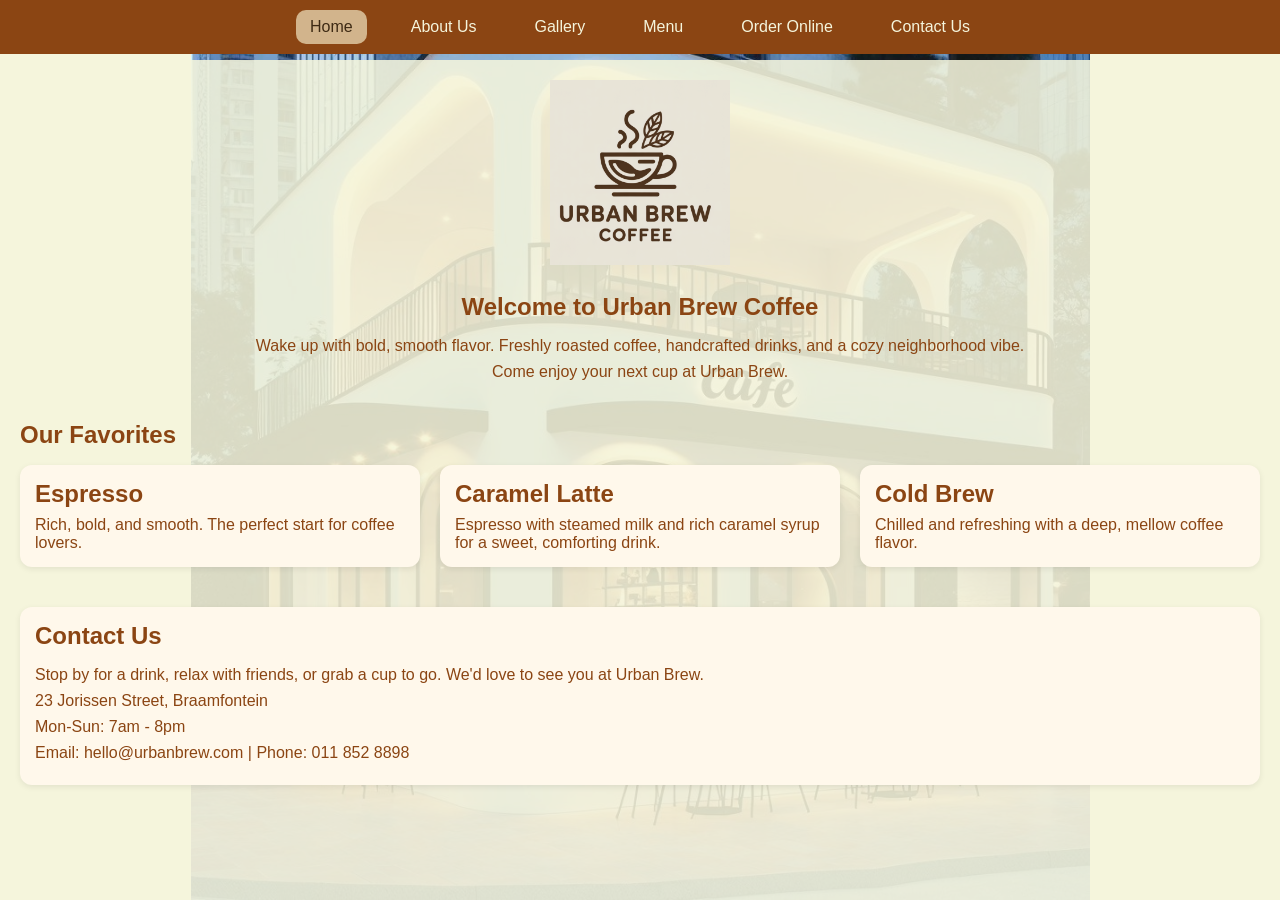
<file: index.html>
<!DOCTYPE html>
<html lang="en">
<head>
  <meta charset="UTF-8">
  <meta name="viewport" content="width=device-width, initial-scale=1.0">
  <title>Home - Urban Brew Coffee</title>
  <link rel="stylesheet" href="CSS/style.css">
</head>
<body class="home-page">
  <main>
    <div class="logo-container">
      <img src="Images/logo.png" alt="Urban Brew logo">
    </div>
    <h1>Welcome to Urban Brew Coffee</h1>
    <p class="text-center">Wake up with bold, smooth flavor. Freshly roasted coffee, handcrafted drinks, and a cozy neighborhood vibe.</p>
    <p class="text-center">Come enjoy your next cup at Urban Brew.</p>

    <section class="features" id="menu">
      <h2>Our Favorites</h2>
      <div class="features-grid">
        <article>
          <h3>Espresso</h3>
          <p>Rich, bold, and smooth. The perfect start for coffee lovers.</p>
        </article>
        <article>
          <h3>Caramel Latte</h3>
          <p>Espresso with steamed milk and rich caramel syrup for a sweet, comforting drink.</p>
        </article>
        <article>
          <h3>Cold Brew</h3>
          <p>Chilled and refreshing with a deep, mellow coffee flavor.</p>
        </article>
      </div>
    </section>

    <section class="visit" id="contact-us">
      <div class="visit-box">
        <h2>Contact Us</h2>
        <p>Stop by for a drink, relax with friends, or grab a cup to go. We'd love to see you at Urban Brew.</p>
        <p>23 Jorissen Street, Braamfontein</p>
        <p>Mon-Sun: 7am - 8pm</p>
        <p>Email: hello@urbanbrew.com | Phone: 011 852 8898</p>
      </div>
    </section>
  </main>

  <footer>
    <nav>
      <a href="index.html" class="active">Home</a>
      <a href="about.html">About Us</a>
      <a href="gallery.html">Gallery</a>
      <a href="menu.html">Menu</a>
      <a href="ordering.html">Order Online</a>
      <a href="contact.html">Contact Us</a>
    </nav>
  </footer>
  <script src="Java%20Script/page-transition.js"></script>
</body>
</html>
</file>
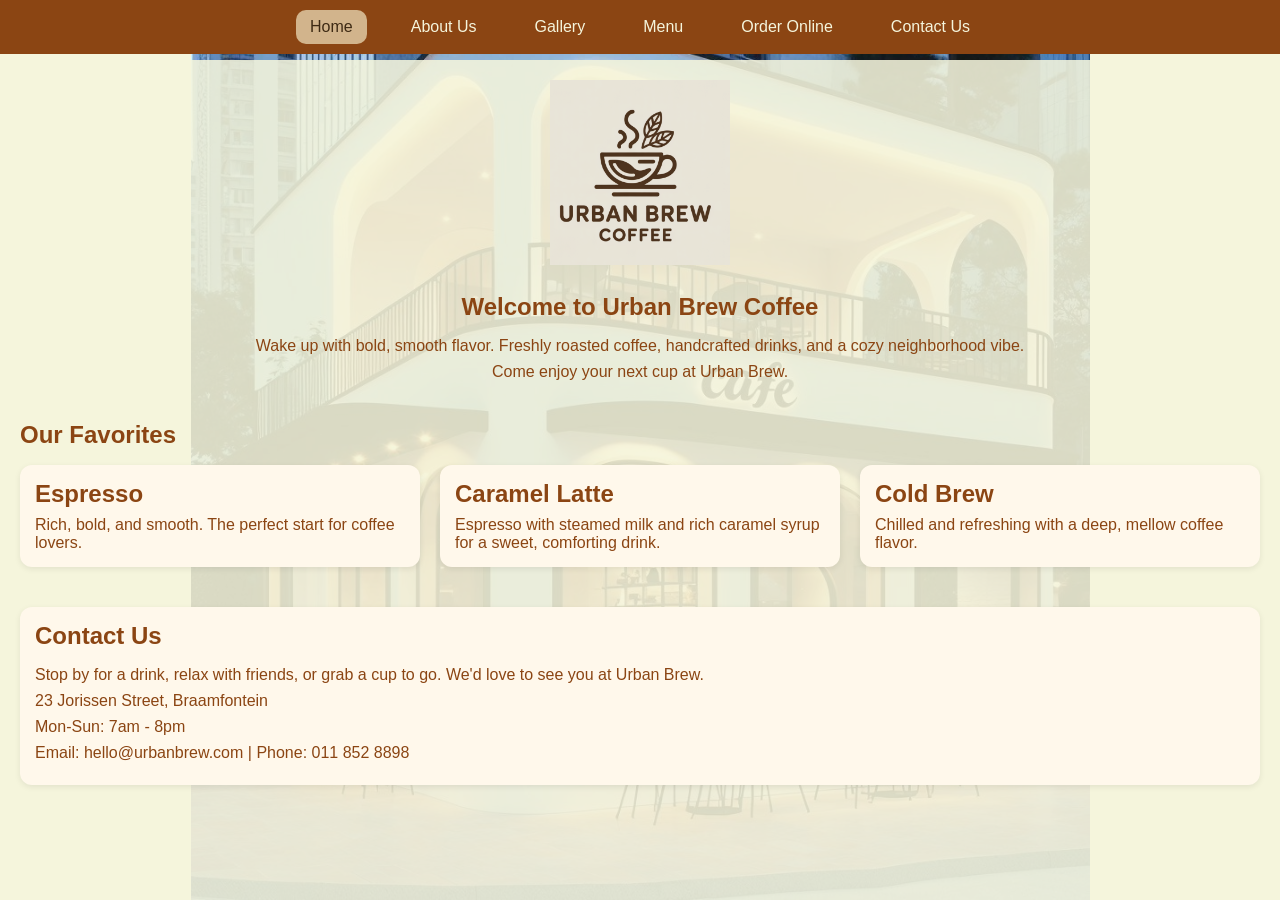
<file: Documents/index.html>
<!DOCTYPE html>
<html lang="en">
<head>
  <meta charset="UTF-8">
  <meta name="viewport" content="width=device-width, initial-scale=1.0">
  <title>Home - Urban Brew Coffee</title>
  <link rel="stylesheet" href="../CSS/style.css">
</head>
<body class="home-page">
  <main>
    <div class="logo-container">
      <img src="../Images/logo.png" alt="Urban Brew logo">
    </div>
    <h1>Welcome to Urban Brew Coffee</h1>
    <p class="text-center">Wake up with bold, smooth flavor. Freshly roasted coffee, handcrafted drinks, and a cozy neighborhood vibe.</p>
    <p class="text-center">Come enjoy your next cup at Urban Brew.</p>

    <section class="features" id="menu">
      <h2>Our Favorites</h2>
      <div class="features-grid">
        <article>
          <h3>Espresso</h3>
          <p>Rich, bold, and smooth. The perfect start for coffee lovers.</p>
        </article>
        <article>
          <h3>Caramel Latte</h3>
          <p>Espresso with steamed milk and rich caramel syrup for a sweet, comforting drink.</p>
        </article>
        <article>
          <h3>Cold Brew</h3>
          <p>Chilled and refreshing with a deep, mellow coffee flavor.</p>
        </article>
      </div>
    </section>

    <section class="visit" id="contact-us">
      <div class="visit-box">
        <h2>Contact Us</h2>
        <p>Stop by for a drink, relax with friends, or grab a cup to go. We'd love to see you at Urban Brew.</p>
        <p>23 Jorissen Street, Braamfontein</p>
        <p>Mon-Sun: 7am - 8pm</p>
        <p>Email: hello@urbanbrew.com | Phone: 011 852 8898</p>
      </div>
    </section>
  </main>

  <footer>
    <nav>
      <a href="index.html" class="active">Home</a>
      <a href="about.html">About Us</a>
      <a href="gallery.html">Gallery</a>
      <a href="menu.html">Menu</a>
      <a href="ordering.html">Order Online</a>
      <a href="contact.html">Contact Us</a>
    </nav>
  </footer>
  <script src="../Java%20Script/page-transition.js"></script>
</body>
</html>
</file>
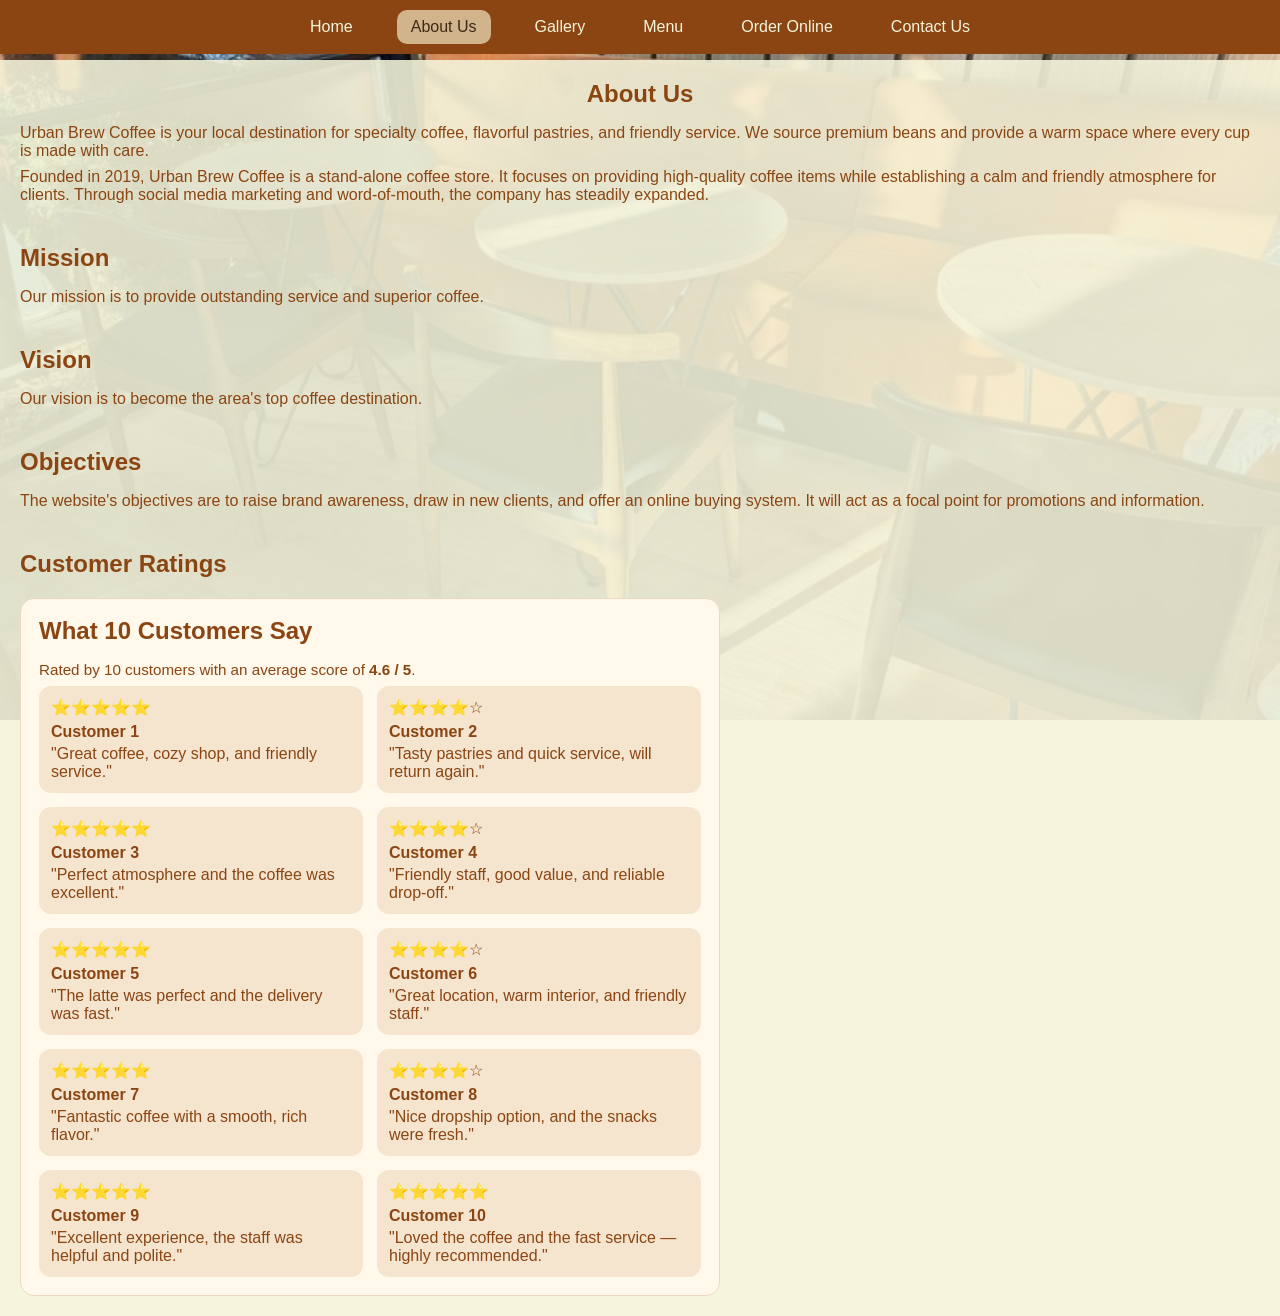
<file: about.html>
<!DOCTYPE html>
<html lang="en">
<head>
  <meta charset="UTF-8">
  <meta name="viewport" content="width=device-width, initial-scale=1.0">
  <title>About Us - Urban Brew Coffee</title>
  <link rel="stylesheet" href="CSS/style.css">
</head>
<body class="about-page">
  <main>
    <h1>About Us</h1>
    <p>Urban Brew Coffee is your local destination for specialty coffee, flavorful pastries, and friendly service. We source premium beans and provide a warm space where every cup is made with care.</p>
    <p>Founded in 2019, Urban Brew Coffee is a stand-alone coffee store. It focuses on providing high-quality coffee items while establishing a calm and friendly atmosphere for clients. Through social media marketing and word-of-mouth, the company has steadily expanded.</p>

    <h2>Mission</h2>
    <p>Our mission is to provide outstanding service and superior coffee.</p>

    <h2>Vision</h2>
    <p>Our vision is to become the area's top coffee destination.</p>

    <h2>Objectives</h2>
    <p>The website's objectives are to raise brand awareness, draw in new clients, and offer an online buying system. It will act as a focal point for promotions and information.</p>

    <h2>Customer Ratings</h2>
    <div class="ratings-container">
      <h2 style="margin-top: 0;">What 10 Customers Say</h2>
      <p class="ratings-summary">Rated by 10 customers with an average score of <strong>4.6 / 5</strong>.</p>
      <div class="ratings-grid">
        <div class="rating-card">
          <div class="rating-stars">⭐⭐⭐⭐⭐</div>
          <p>Customer 1</p>
          <p>"Great coffee, cozy shop, and friendly service."</p>
        </div>
        <div class="rating-card">
          <div class="rating-stars">⭐⭐⭐⭐☆</div>
          <p>Customer 2</p>
          <p>"Tasty pastries and quick service, will return again."</p>
        </div>
        <div class="rating-card">
          <div class="rating-stars">⭐⭐⭐⭐⭐</div>
          <p>Customer 3</p>
          <p>"Perfect atmosphere and the coffee was excellent."</p>
        </div>
        <div class="rating-card">
          <div class="rating-stars">⭐⭐⭐⭐☆</div>
          <p>Customer 4</p>
          <p>"Friendly staff, good value, and reliable drop-off."</p>
        </div>
        <div class="rating-card">
          <div class="rating-stars">⭐⭐⭐⭐⭐</div>
          <p>Customer 5</p>
          <p>"The latte was perfect and the delivery was fast."</p>
        </div>
        <div class="rating-card">
          <div class="rating-stars">⭐⭐⭐⭐☆</div>
          <p>Customer 6</p>
          <p>"Great location, warm interior, and friendly staff."</p>
        </div>
        <div class="rating-card">
          <div class="rating-stars">⭐⭐⭐⭐⭐</div>
          <p>Customer 7</p>
          <p>"Fantastic coffee with a smooth, rich flavor."</p>
        </div>
        <div class="rating-card">
          <div class="rating-stars">⭐⭐⭐⭐☆</div>
          <p>Customer 8</p>
          <p>"Nice dropship option, and the snacks were fresh."</p>
        </div>
        <div class="rating-card">
          <div class="rating-stars">⭐⭐⭐⭐⭐</div>
          <p>Customer 9</p>
          <p>"Excellent experience, the staff was helpful and polite."</p>
        </div>
        <div class="rating-card">
          <div class="rating-stars">⭐⭐⭐⭐⭐</div>
          <p>Customer 10</p>
          <p>"Loved the coffee and the fast service — highly recommended."</p>
        </div>
      </div>
    </div>
  </main>

  <footer>
    <nav>
      <a href="index.html">Home</a>
      <a href="about.html" class="active">About Us</a>
      <a href="gallery.html">Gallery</a>
      <a href="menu.html">Menu</a>
      <a href="ordering.html">Order Online</a>
      <a href="contact.html">Contact Us</a>
    </nav>
  </footer>
  <script src="Java%20Script/page-transition.js"></script>
</body>
</html>
</file>
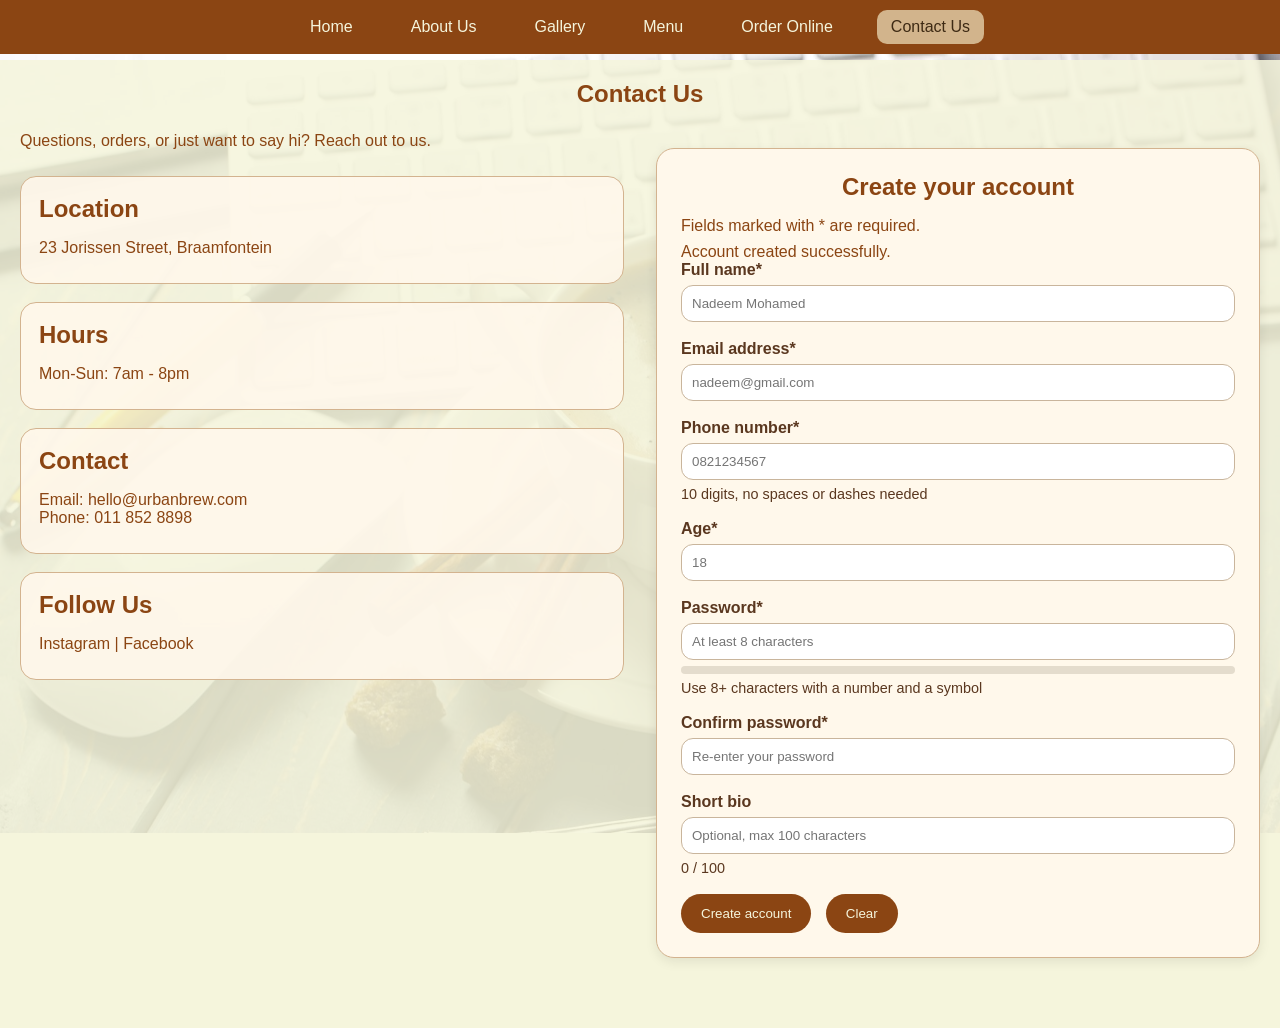
<file: contact.html>
<!DOCTYPE html>
<html lang="en">
<head>
  <meta charset="UTF-8">
  <meta name="viewport" content="width=device-width, initial-scale=1.0">
  <title>Contact Us - Urban Brew Coffee</title>
  <link rel="stylesheet" href="CSS/style.css">
</head>
<body class="contact-page">
  <main>
    <h1>Contact Us</h1>
    <div class="contact-layout">
      <div class="contact-info">
        <p>Questions, orders, or just want to say hi? Reach out to us.</p>
        <div class="contact-section">
          <h2>Location</h2>
          <p>23 Jorissen Street, Braamfontein</p>
        </div>
        <div class="contact-section">
          <h2>Hours</h2>
          <p>Mon-Sun: 7am - 8pm</p>
        </div>
        <div class="contact-section">
          <h2>Contact</h2>
          <p>Email: hello@urbanbrew.com<br>Phone: 011 852 8898</p>
        </div>
        <div class="contact-section">
          <h2>Follow Us</h2>
          <p>Instagram | Facebook</p>
        </div>
      </div>
      <div class="contact-map">
        <iframe src="https://www.google.com/maps/embed?pb=!1m18!1m12!1m3!1d3580.5169165773587!2d28.033932376476827!3d-26.192694872103577!2m3!1f0!2f0!3f0!3m2!1i1024!2i768!4f13.1!3m3!1m2!1s0x1e950c1bb2ad5483%3A0xffc2ed86c651c235!2s23%20Jorissen%20St%2C%20Braamfontein%2C%20Johannesburg%2C%202017!5e0!3m2!1sen!2sza!4v1718721600000" width="100%" height="250" style="border:0;" allowfullscreen="" loading="lazy" referrerpolicy="no-referrer-when-downgrade"></iframe>
      </div>
      <div class="contact-form">
        <div class="card">
  <h1>Create your account</h1>
  <p class="subtitle">Fields marked with * are required.</p>
 
  <div class="banner success" id="successBanner">
     Account created successfully.
  </div>
 
  <form id="signupForm" novalidate>
 
    <div class="field">
      <label for="fullName">Full name<span class="req">*</span></label>
      <input type="text" id="fullName" name="fullName" autocomplete="name" placeholder="Nadeem Mohamed">
      <div class="error-msg" id="fullNameError"></div>
    </div>
 
    <div class="field">
      <label for="email">Email address<span class="req">*</span></label>
      <input type="text" id="email" name="email" autocomplete="email" placeholder="nadeem@gmail.com">
      <div class="error-msg" id="emailError"></div>
    </div>
 
    <div class="field">
      <label for="phone">Phone number<span class="req">*</span></label>
      <input type="text" id="phone" name="phone" autocomplete="tel" placeholder="0821234567">
      <div class="hint">10 digits, no spaces or dashes needed</div>
      <div class="error-msg" id="phoneError"></div>
    </div>
 
    <div class="field">
      <label for="age">Age<span class="req">*</span></label>
      <input type="text" id="age" name="age" placeholder="18">
      <div class="error-msg" id="ageError"></div>
    </div>
 
    <div class="field">
      <label for="password">Password<span class="req">*</span></label>
      <input type="password" id="password" name="password" autocomplete="new-password" placeholder="At least 8 characters">
      <div class="password-strength"><div class="password-strength-fill" id="strengthFill"></div></div>
      <div class="hint" id="strengthLabel">Use 8+ characters with a number and a symbol</div>
      <div class="error-msg" id="passwordError"></div>
    </div>
 
    <div class="field">
      <label for="confirmPassword">Confirm password<span class="req">*</span></label>
      <input type="password" id="confirmPassword" name="confirmPassword" autocomplete="new-password" placeholder="Re-enter your password">
      <div class="error-msg" id="confirmPasswordError"></div>
    </div>
 
    <div class="field">
      <label for="bio">Short bio</label>
      <input type="text" id="bio" name="bio" placeholder="Optional, max 100 characters">
      <div class="char-count" id="bioCount">0 / 100</div>
      <div class="error-msg" id="bioError"></div>
    </div>
 
    <button type="submit">Create account</button> <button type="reset">Clear</button>
  </form>
        </div>
      </div>
    </div>
 
<script>
(function () {
  const form = document.getElementById('signupForm');
  const successBanner = document.getElementById('successBanner');
 
  const fields = {
    fullName: { el: document.getElementById('fullName'), errEl: document.getElementById('fullNameError') },
    email: { el: document.getElementById('email'), errEl: document.getElementById('emailError') },
    phone: { el: document.getElementById('phone'), errEl: document.getElementById('phoneError') },
    age: { el: document.getElementById('age'), errEl: document.getElementById('ageError') },
    password: { el: document.getElementById('password'), errEl: document.getElementById('passwordError') },
    confirmPassword: { el: document.getElementById('confirmPassword'), errEl: document.getElementById('confirmPasswordError') },
    bio: { el: document.getElementById('bio'), errEl: document.getElementById('bioError') }
  };
 
  function setError(field, message) {
    field.el.classList.add('error');
    field.el.classList.remove('success');
    field.errEl.textContent = '⚠ ' + message;
    field.errEl.classList.add('show');
  }
 
  function setSuccess(field) {
    field.el.classList.remove('error');
    field.el.classList.add('success');
    field.errEl.classList.remove('show');
    field.errEl.textContent = '';
  }
 
  function clearState(field) {
    field.el.classList.remove('error', 'success');
    field.errEl.classList.remove('show');
    field.errEl.textContent = '';
  }
 
  // ---- Individual validators, each returns true/false ----
 
  function validateFullName(showState = true) {
    const value = fields.fullName.el.value.trim();
    if (value.length === 0) {
      if (showState) setError(fields.fullName, 'Full name is required.');
      return false;
    }
    if (value.length < 2) {
      if (showState) setError(fields.fullName, 'Name must be at least 2 characters.');
      return false;
    }
    if (!/^[A-Za-z\s'-]+$/.test(value)) {
      if (showState) setError(fields.fullName, 'Name can only contain letters, spaces, hyphens, and apostrophes.');
      return false;
    }
    if (showState) setSuccess(fields.fullName);
    return true;
  }
 
  function validateEmail(showState = true) {
    const value = fields.email.el.value.trim();
    const pattern = /^[^\s@]+@[^\s@]+\.[^\s@]+$/;
    if (value.length === 0) {
      if (showState) setError(fields.email, 'Email address is required.');
      return false;
    }
    if (!pattern.test(value)) {
      if (showState) setError(fields.email, 'Enter a valid email address (e.g. name@example.com).');
      return false;
    }
    if (showState) setSuccess(fields.email);
    return true;
  }
 
  function validatePhone(showState = true) {
    const raw = fields.phone.el.value.trim();
    const digitsOnly = raw.replace(/[\s-]/g, '');
    if (raw.length === 0) {
      if (showState) setError(fields.phone, 'Phone number is required.');
      return false;
    }
    if (!/^\d{10}$/.test(digitsOnly)) {
      if (showState) setError(fields.phone, 'Phone number must be exactly 10 digits.');
      return false;
    }
    if (showState) setSuccess(fields.phone);
    return true;
  }
 
  function validateAge(showState = true) {
    const value = fields.age.el.value.trim();
    if (value.length === 0) {
      if (showState) setError(fields.age, 'Age is required.');
      return false;
    }
    if (!/^\d+$/.test(value)) {
      if (showState) setError(fields.age, 'Age must be a whole number.');
      return false;
    }
    const num = parseInt(value, 10);
    if (num < 13) {
      if (showState) setError(fields.age, 'You must be at least 13 years old.');
      return false;
    }
    if (num > 120) {
      if (showState) setError(fields.age, 'Enter a realistic age.');
      return false;
    }
    if (showState) setSuccess(fields.age);
    return true;
  }
 
  function getPasswordStrength(value) {
    let score = 0;
    if (value.length >= 8) score++;
    if (value.length >= 12) score++;
    if (/[A-Z]/.test(value)) score++;
    if (/[0-9]/.test(value)) score++;
    if (/[^A-Za-z0-9]/.test(value)) score++;
    return score; // 0–5
  }
 
  function updateStrengthMeter() {
    const value = fields.password.el.value;
    const score = getPasswordStrength(value);
    const fill = document.getElementById('strengthFill');
    const label = document.getElementById('strengthLabel');
    const pct = (score / 5) * 100;
    fill.style.width = pct + '%';
 
    if (value.length === 0) {
      fill.style.background = '#d4d8de';
      label.textContent = 'Use 8+ characters with a number and a symbol';
      label.style.color = '';
    } else if (score <= 2) {
      fill.style.background = '#c0392b';
      label.textContent = 'Weak password';
      label.style.color = '#c0392b';
    } else if (score <= 3) {
      fill.style.background = '#e0a020';
      label.textContent = 'Fair password';
      label.style.color = '#e0a020';
    } else if (score === 4) {
      fill.style.background = '#2e75b6';
      label.textContent = 'Good password';
      label.style.color = '#2e75b6';
    } else {
      fill.style.background = '#2e7d4f';
      label.textContent = 'Strong password';
      label.style.color = '#2e7d4f';
    }
  }
 
  function validatePassword(showState = true) {
    const value = fields.password.el.value;
    if (value.length === 0) {
      if (showState) setError(fields.password, 'Password is required.');
      return false;
    }
    if (value.length < 8) {
      if (showState) setError(fields.password, 'Password must be at least 8 characters.');
      return false;
    }
    if (!/[0-9]/.test(value)) {
      if (showState) setError(fields.password, 'Password must include at least one number.');
      return false;
    }
    if (!/[^A-Za-z0-9]/.test(value)) {
      if (showState) setError(fields.password, 'Password must include at least one symbol.');
      return false;
    }
    if (showState) setSuccess(fields.password);
    return true;
  }
 
  function validateConfirmPassword(showState = true) {
    const value = fields.confirmPassword.el.value;
    const original = fields.password.el.value;
    if (value.length === 0) {
      if (showState) setError(fields.confirmPassword, 'Please confirm your password.');
      return false;
    }
    if (value !== original) {
      if (showState) setError(fields.confirmPassword, 'Passwords do not match.');
      return false;
    }
    if (showState) setSuccess(fields.confirmPassword);
    return true;
  }
 
  function validateBio(showState = true) {
    const value = fields.bio.el.value;
    if (value.length > 100) {
      if (showState) setError(fields.bio, 'Bio cannot exceed 100 characters.');
      return false;
    }
    if (showState) {
      if (value.length > 0) setSuccess(fields.bio);
      else clearState(fields.bio);
    }
    return true;
  }
 
  function updateBioCount() {
    const len = fields.bio.el.value.length;
    document.getElementById('bioCount').textContent = len + ' / 100';
  }
 
  // ---- Wire up live validation (validate on blur, clear-on-type for errors) ----
 
  fields.fullName.el.addEventListener('blur', () => validateFullName());
  fields.email.el.addEventListener('blur', () => validateEmail());
  fields.phone.el.addEventListener('blur', () => validatePhone());
  fields.age.el.addEventListener('blur', () => validateAge());
  fields.password.el.addEventListener('blur', () => validatePassword());
  fields.confirmPassword.el.addEventListener('blur', () => validateConfirmPassword());
  fields.bio.el.addEventListener('blur', () => validateBio());
 
  fields.password.el.addEventListener('input', updateStrengthMeter);
  fields.bio.el.addEventListener('input', updateBioCount);
 
  // Re-validate confirm password live if user edits password after already confirming
  fields.password.el.addEventListener('input', () => {
    if (fields.confirmPassword.el.value.length > 0) validateConfirmPassword();
  });
 
  // Clear error state as soon as user starts correcting a field
  Object.values(fields).forEach(field => {
    field.el.addEventListener('input', () => {
      if (field.el.classList.contains('error')) {
        field.el.classList.remove('error');
        field.errEl.classList.remove('show');
      }
    });
  });
 
  // ---- Form submission ----
 
  form.addEventListener('submit', function (e) {
    e.preventDefault();
    successBanner.classList.remove('show');
 
    const validations = [
      validateFullName(),
      validateEmail(),
      validatePhone(),
      validateAge(),
      validatePassword(),
      validateConfirmPassword(),
      validateBio()
    ];
 
    const allValid = validations.every(Boolean);
 
    if (allValid) {
      successBanner.classList.add('show');
      successBanner.scrollIntoView({ behavior: 'smooth', block: 'center' });
      // form.reset() and further submission logic (e.g. fetch to a server) goes here
    } else {
      // Focus the first invalid field for accessibility
      const firstInvalid = form.querySelector('.error');
      if (firstInvalid) firstInvalid.focus();
    }
  });
})();
</script>
  </main>
  
  <footer>
    <nav>
      <a href="index.html">Home</a>
      <a href="about.html">About Us</a>
      <a href="gallery.html">Gallery</a>
      <a href="menu.html">Menu</a>
      <a href="ordering.html">Order Online</a>
      <a href="contact.html" class="active">Contact Us</a>
    </nav>
  </footer>
  <script src="Java%20Script/page-transition.js"></script>
</body>
</html>
</file>
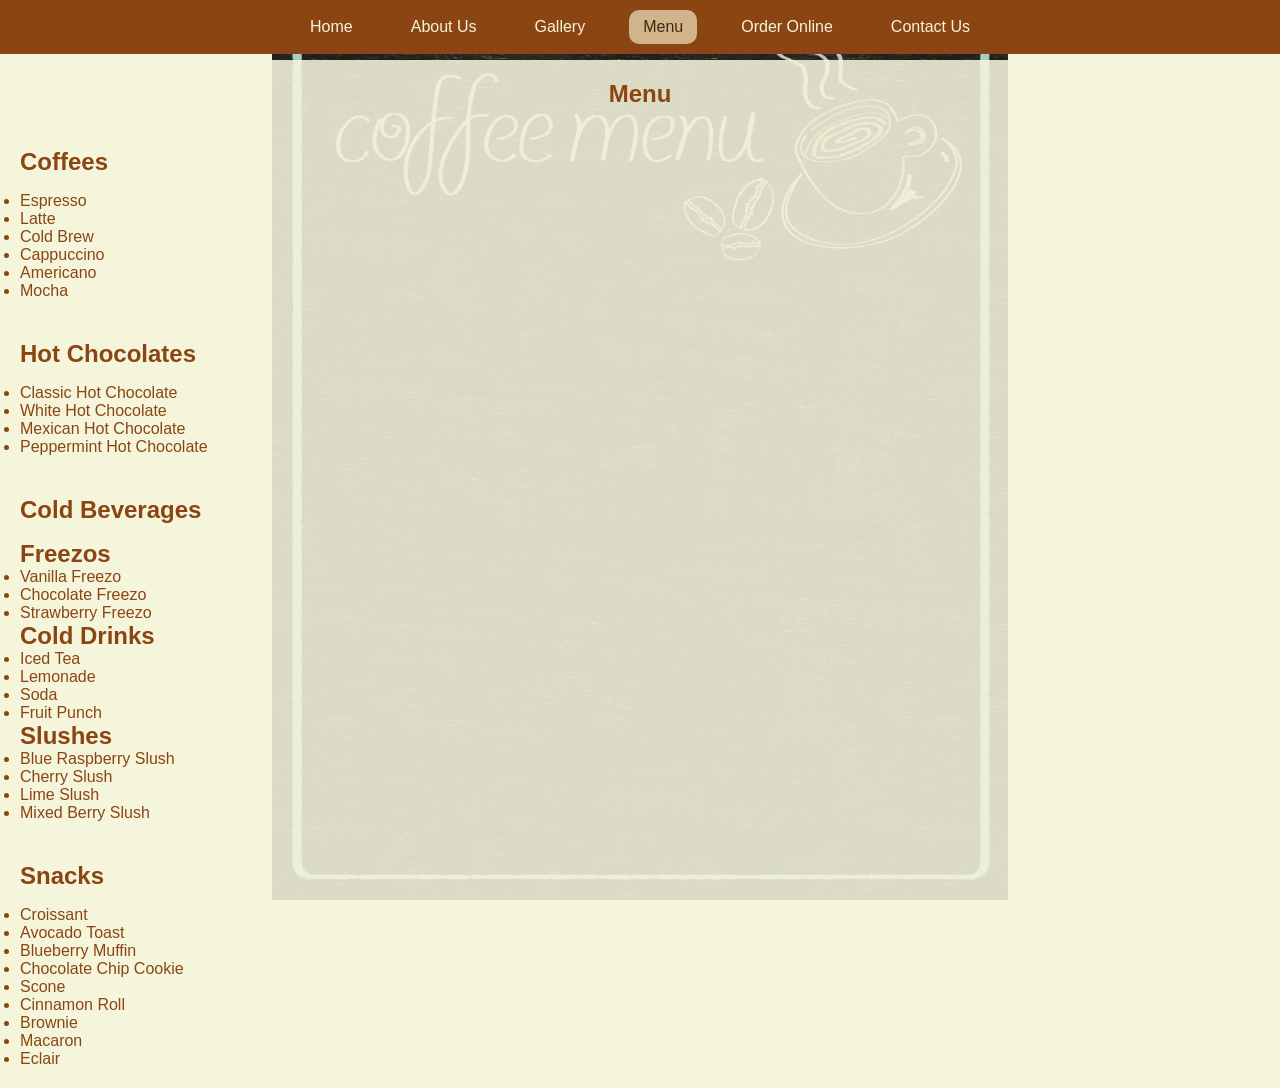
<file: menu.html>
<!DOCTYPE html>
<html lang="en">
<head>
  <meta charset="UTF-8">
  <meta name="viewport" content="width=device-width, initial-scale=1.0">
  <title>Menu - Urban Brew Coffee</title>
  <link rel="stylesheet" href="CSS/style.css">
</head>
<body class="menu-page">
  <main>
    <h1>Menu</h1>
    <h2>Coffees</h2>
    <ul>
      <li>Espresso</li>
      <li>Latte</li>
      <li>Cold Brew</li>
      <li>Cappuccino</li>
      <li>Americano</li>
      <li>Mocha</li>
    </ul>
    <h2>Hot Chocolates</h2>
    <ul>
      <li>Classic Hot Chocolate</li>
      <li>White Hot Chocolate</li>
      <li>Mexican Hot Chocolate</li>
      <li>Peppermint Hot Chocolate</li>
    </ul>
    <h2>Cold Beverages</h2>
    <h3>Freezos</h3>
    <ul>
      <li>Vanilla Freezo</li>
      <li>Chocolate Freezo</li>
      <li>Strawberry Freezo</li>
    </ul>
    <h3>Cold Drinks</h3>
    <ul>
      <li>Iced Tea</li>
      <li>Lemonade</li>
      <li>Soda</li>
      <li>Fruit Punch</li>
    </ul>
    <h3>Slushes</h3>
    <ul>
      <li>Blue Raspberry Slush</li>
      <li>Cherry Slush</li>
      <li>Lime Slush</li>
      <li>Mixed Berry Slush</li>
    </ul>
    <h2>Snacks</h2>
    <ul>
      <li>Croissant</li>
      <li>Avocado Toast</li>
      <li>Blueberry Muffin</li>
      <li>Chocolate Chip Cookie</li>
      <li>Scone</li>
      <li>Cinnamon Roll</li>
      <li>Brownie</li>
      <li>Macaron</li>
      <li>Eclair</li>
    </ul>
  </main>
  
  <footer>
    <nav>
      <a href="index.html">Home</a>
      <a href="about.html">About Us</a>
      <a href="gallery.html">Gallery</a>
      <a href="menu.html" class="active">Menu</a>
      <a href="ordering.html">Order Online</a>
      <a href="contact.html">Contact Us</a>
    </nav>
  </footer>
  <script src="Java%20Script/page-transition.js"></script>
</body>
</html>
</file>
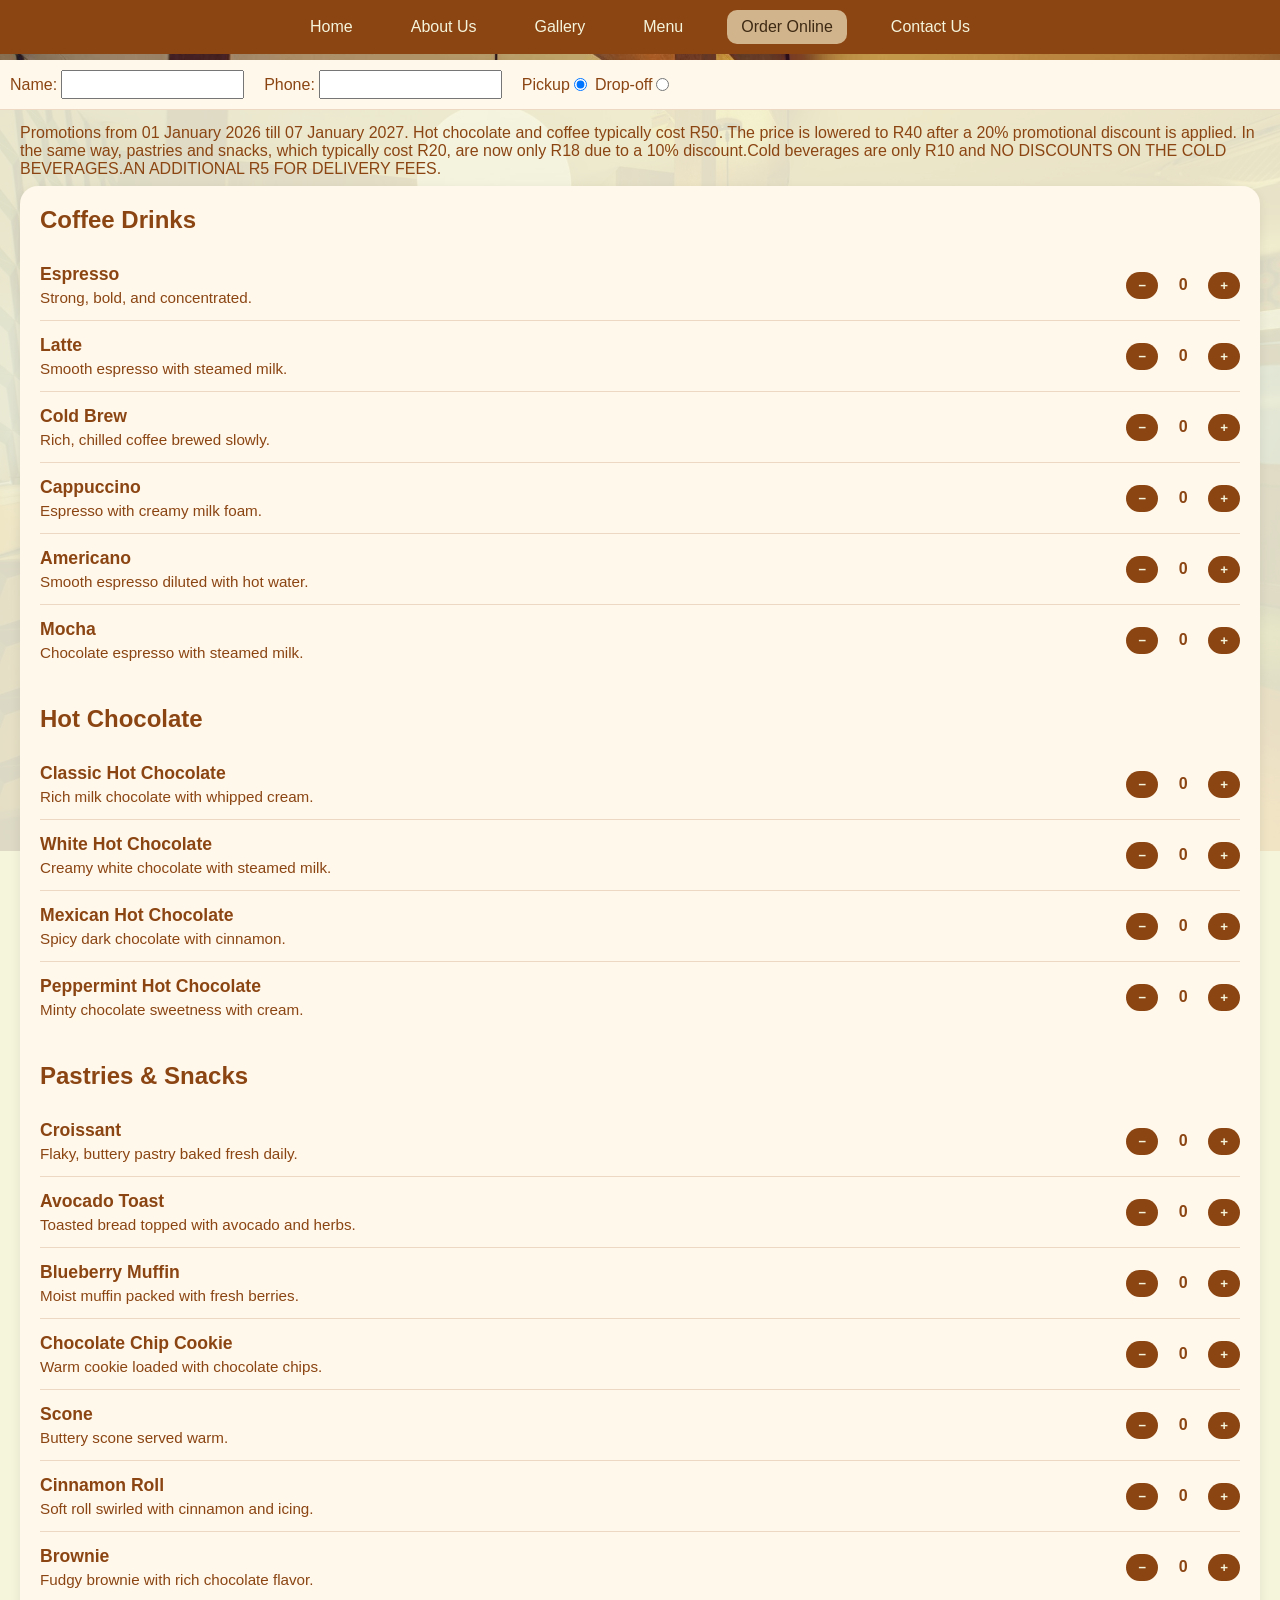
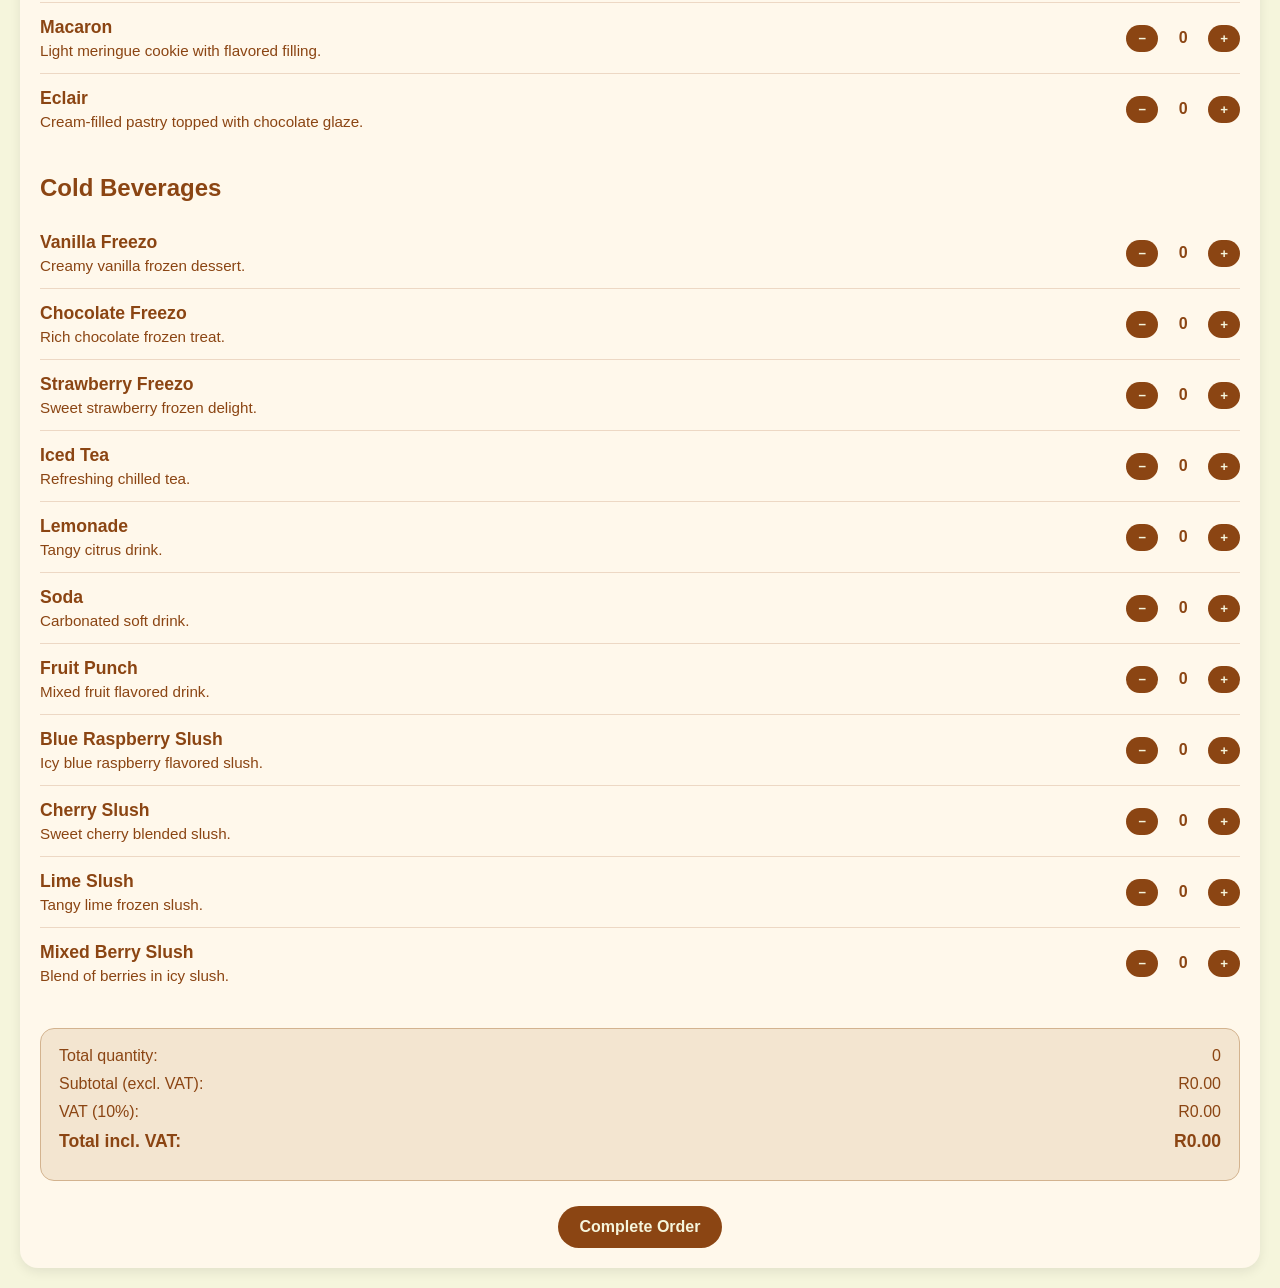
<file: ordering.html>
<!DOCTYPE html>
<html lang="en">
<head>
  <meta charset="UTF-8">
  <meta name="viewport" content="width=device-width, initial-scale=1.0">
  <title>Order Online - Urban Brew Coffee</title>
  <link rel="stylesheet" href="CSS/style.css">
</head>
<body class="ordering-page">
  <form id="order-form">
    <div class="form-row">
      <div class="form-group">
        <label>Name: <input type="text" id="name" required></label>
      </div>
      <div class="form-group">
        <label>Phone: <input type="tel" id="phone" required></label>
      </div>
      <div class="form-group">
        <label>Pickup <input type="radio" name="delivery" value="pickup" checked></label>
        <label>Drop-off <input type="radio" name="delivery" value="dropoff"></label>
      </div>
      <label id="address-label">Address: <input type="text" id="address"></label>
    </div>
  </form>

  <main>
    <h1>Order Online</h1>
    <p>Promotions from 01 January 2026 till 07 January 2027. Hot chocolate and coffee typically cost R50. The price is lowered to R40 after a 20% promotional discount is applied. In the same way, pastries and snacks, which typically cost R20, are now only R18 due to a 10% discount.Cold beverages are only R10 and NO DISCOUNTS ON THE COLD BEVERAGES.AN ADDITIONAL R5 FOR DELIVERY FEES. </p>

    <div class="order-container">
      <section class="order-section">
        <h2>Coffee Drinks</h2>
        <div class="order-item">
          <div class="order-item-details">
            <h3>Espresso</h3>
            <p>Strong, bold, and concentrated.</p>
          </div>
          <div class="order-qty-controls">
            <button type="button" class="qty-button" onclick="decreaseQty('espresso')">−</button>
            <span class="qty-display" id="qty-espresso">0</span>
            <button type="button" class="qty-button" onclick="increaseQty('espresso')">+</button>
          </div>
        </div>

        <div class="order-item">
          <div class="order-item-details">
            <h3>Latte</h3>
            <p>Smooth espresso with steamed milk.</p>
          </div>
          <div class="order-qty-controls">
            <button type="button" class="qty-button" onclick="decreaseQty('latte')">−</button>
            <span class="qty-display" id="qty-latte">0</span>
            <button type="button" class="qty-button" onclick="increaseQty('latte')">+</button>
          </div>
        </div>

        <div class="order-item">
          <div class="order-item-details">
            <h3>Cold Brew</h3>
            <p>Rich, chilled coffee brewed slowly.</p>
          </div>
          <div class="order-qty-controls">
            <button type="button" class="qty-button" onclick="decreaseQty('cold-brew')">−</button>
            <span class="qty-display" id="qty-cold-brew">0</span>
            <button type="button" class="qty-button" onclick="increaseQty('cold-brew')">+</button>
          </div>
        </div>

        <div class="order-item">
          <div class="order-item-details">
            <h3>Cappuccino</h3>
            <p>Espresso with creamy milk foam.</p>
          </div>
          <div class="order-qty-controls">
            <button type="button" class="qty-button" onclick="decreaseQty('cappuccino')">−</button>
            <span class="qty-display" id="qty-cappuccino">0</span>
            <button type="button" class="qty-button" onclick="increaseQty('cappuccino')">+</button>
          </div>
        </div>

        <div class="order-item">
          <div class="order-item-details">
            <h3>Americano</h3>
            <p>Smooth espresso diluted with hot water.</p>
          </div>
          <div class="order-qty-controls">
            <button type="button" class="qty-button" onclick="decreaseQty('americano')">−</button>
            <span class="qty-display" id="qty-americano">0</span>
            <button type="button" class="qty-button" onclick="increaseQty('americano')">+</button>
          </div>
        </div>

        <div class="order-item">
          <div class="order-item-details">
            <h3>Mocha</h3>
            <p>Chocolate espresso with steamed milk.</p>
          </div>
          <div class="order-qty-controls">
            <button type="button" class="qty-button" onclick="decreaseQty('mocha')">−</button>
            <span class="qty-display" id="qty-mocha">0</span>
            <button type="button" class="qty-button" onclick="increaseQty('mocha')">+</button>
          </div>
        </div>
      </section>

      <section class="order-section">
        <h2>Hot Chocolate</h2>

        <div class="order-item">
          <div class="order-item-details">
            <h3>Classic Hot Chocolate</h3>
            <p>Rich milk chocolate with whipped cream.</p>
          </div>
          <div class="order-qty-controls">
            <button type="button" class="qty-button" onclick="decreaseQty('classic-hc')">−</button>
            <span class="qty-display" id="qty-classic-hc">0</span>
            <button type="button" class="qty-button" onclick="increaseQty('classic-hc')">+</button>
          </div>
        </div>

        <div class="order-item">
          <div class="order-item-details">
            <h3>White Hot Chocolate</h3>
            <p>Creamy white chocolate with steamed milk.</p>
          </div>
          <div class="order-qty-controls">
            <button type="button" class="qty-button" onclick="decreaseQty('white-hc')">−</button>
            <span class="qty-display" id="qty-white-hc">0</span>
            <button type="button" class="qty-button" onclick="increaseQty('white-hc')">+</button>
          </div>
        </div>

        <div class="order-item">
          <div class="order-item-details">
            <h3>Mexican Hot Chocolate</h3>
            <p>Spicy dark chocolate with cinnamon.</p>
          </div>
          <div class="order-qty-controls">
            <button type="button" class="qty-button" onclick="decreaseQty('mexican-hc')">−</button>
            <span class="qty-display" id="qty-mexican-hc">0</span>
            <button type="button" class="qty-button" onclick="increaseQty('mexican-hc')">+</button>
          </div>
        </div>

        <div class="order-item">
          <div class="order-item-details">
            <h3>Peppermint Hot Chocolate</h3>
            <p>Minty chocolate sweetness with cream.</p>
          </div>
          <div class="order-qty-controls">
            <button type="button" class="qty-button" onclick="decreaseQty('peppermint-hc')">−</button>
            <span class="qty-display" id="qty-peppermint-hc">0</span>
            <button type="button" class="qty-button" onclick="increaseQty('peppermint-hc')">+</button>
          </div>
        </div>
      </section>

      <section class="order-section">
        <h2>Pastries & Snacks</h2>

        <div class="order-item">
          <div class="order-item-details">
            <h3>Croissant</h3>
            <p>Flaky, buttery pastry baked fresh daily.</p>
          </div>
          <div class="order-qty-controls">
            <button type="button" class="qty-button" onclick="decreaseQty('croissant')">−</button>
            <span class="qty-display" id="qty-croissant">0</span>
            <button type="button" class="qty-button" onclick="increaseQty('croissant')">+</button>
          </div>
        </div>

        <div class="order-item">
          <div class="order-item-details">
            <h3>Avocado Toast</h3>
            <p>Toasted bread topped with avocado and herbs.</p>
          </div>
          <div class="order-qty-controls">
            <button type="button" class="qty-button" onclick="decreaseQty('avocado-toast')">−</button>
            <span class="qty-display" id="qty-avocado-toast">0</span>
            <button type="button" class="qty-button" onclick="increaseQty('avocado-toast')">+</button>
          </div>
        </div>

        <div class="order-item">
          <div class="order-item-details">
            <h3>Blueberry Muffin</h3>
            <p>Moist muffin packed with fresh berries.</p>
          </div>
          <div class="order-qty-controls">
            <button type="button" class="qty-button" onclick="decreaseQty('blueberry-muffin')">−</button>
            <span class="qty-display" id="qty-blueberry-muffin">0</span>
            <button type="button" class="qty-button" onclick="increaseQty('blueberry-muffin')">+</button>
          </div>
        </div>

        <div class="order-item">
          <div class="order-item-details">
            <h3>Chocolate Chip Cookie</h3>
            <p>Warm cookie loaded with chocolate chips.</p>
          </div>
          <div class="order-qty-controls">
            <button type="button" class="qty-button" onclick="decreaseQty('choc-chip-cookie')">−</button>
            <span class="qty-display" id="qty-choc-chip-cookie">0</span>
            <button type="button" class="qty-button" onclick="increaseQty('choc-chip-cookie')">+</button>
          </div>
        </div>

        <div class="order-item">
          <div class="order-item-details">
            <h3>Scone</h3>
            <p>Buttery scone served warm.</p>
          </div>
          <div class="order-qty-controls">
            <button type="button" class="qty-button" onclick="decreaseQty('scone')">−</button>
            <span class="qty-display" id="qty-scone">0</span>
            <button type="button" class="qty-button" onclick="increaseQty('scone')">+</button>
          </div>
        </div>

        <div class="order-item">
          <div class="order-item-details">
            <h3>Cinnamon Roll</h3>
            <p>Soft roll swirled with cinnamon and icing.</p>
          </div>
          <div class="order-qty-controls">
            <button type="button" class="qty-button" onclick="decreaseQty('cinnamon-roll')">−</button>
            <span class="qty-display" id="qty-cinnamon-roll">0</span>
            <button type="button" class="qty-button" onclick="increaseQty('cinnamon-roll')">+</button>
          </div>
        </div>

        <div class="order-item">
          <div class="order-item-details">
            <h3>Brownie</h3>
            <p>Fudgy brownie with rich chocolate flavor.</p>
          </div>
          <div class="order-qty-controls">
            <button type="button" class="qty-button" onclick="decreaseQty('brownie')">−</button>
            <span class="qty-display" id="qty-brownie">0</span>
            <button type="button" class="qty-button" onclick="increaseQty('brownie')">+</button>
          </div>
        </div>

        <div class="order-item">
          <div class="order-item-details">
            <h3>Macaron</h3>
            <p>Light meringue cookie with flavored filling.</p>
          </div>
          <div class="order-qty-controls">
            <button type="button" class="qty-button" onclick="decreaseQty('macaron')">−</button>
            <span class="qty-display" id="qty-macaron">0</span>
            <button type="button" class="qty-button" onclick="increaseQty('macaron')">+</button>
          </div>
        </div>

        <div class="order-item">
          <div class="order-item-details">
            <h3>Eclair</h3>
            <p>Cream-filled pastry topped with chocolate glaze.</p>
          </div>
          <div class="order-qty-controls">
            <button type="button" class="qty-button" onclick="decreaseQty('eclair')">−</button>
            <span class="qty-display" id="qty-eclair">0</span>
            <button type="button" class="qty-button" onclick="increaseQty('eclair')">+</button>
          </div>
        </div>
      </section>

      <section class="order-section">
        <h2>Cold Beverages</h2>

        <div class="order-item">
          <div class="order-item-details">
            <h3>Vanilla Freezo</h3>
            <p>Creamy vanilla frozen dessert.</p>
          </div>
          <div class="order-qty-controls">
            <button type="button" class="qty-button" onclick="decreaseQty('vanilla-freezo')">−</button>
            <span class="qty-display" id="qty-vanilla-freezo">0</span>
            <button type="button" class="qty-button" onclick="increaseQty('vanilla-freezo')">+</button>
          </div>
        </div>

        <div class="order-item">
          <div class="order-item-details">
            <h3>Chocolate Freezo</h3>
            <p>Rich chocolate frozen treat.</p>
          </div>
          <div class="order-qty-controls">
            <button type="button" class="qty-button" onclick="decreaseQty('chocolate-freezo')">−</button>
            <span class="qty-display" id="qty-chocolate-freezo">0</span>
            <button type="button" class="qty-button" onclick="increaseQty('chocolate-freezo')">+</button>
          </div>
        </div>

        <div class="order-item">
          <div class="order-item-details">
            <h3>Strawberry Freezo</h3>
            <p>Sweet strawberry frozen delight.</p>
          </div>
          <div class="order-qty-controls">
            <button type="button" class="qty-button" onclick="decreaseQty('strawberry-freezo')">−</button>
            <span class="qty-display" id="qty-strawberry-freezo">0</span>
            <button type="button" class="qty-button" onclick="increaseQty('strawberry-freezo')">+</button>
          </div>
        </div>

        <div class="order-item">
          <div class="order-item-details">
            <h3>Iced Tea</h3>
            <p>Refreshing chilled tea.</p>
          </div>
          <div class="order-qty-controls">
            <button type="button" class="qty-button" onclick="decreaseQty('iced-tea')">−</button>
            <span class="qty-display" id="qty-iced-tea">0</span>
            <button type="button" class="qty-button" onclick="increaseQty('iced-tea')">+</button>
          </div>
        </div>

        <div class="order-item">
          <div class="order-item-details">
            <h3>Lemonade</h3>
            <p>Tangy citrus drink.</p>
          </div>
          <div class="order-qty-controls">
            <button type="button" class="qty-button" onclick="decreaseQty('lemonade')">−</button>
            <span class="qty-display" id="qty-lemonade">0</span>
            <button type="button" class="qty-button" onclick="increaseQty('lemonade')">+</button>
          </div>
        </div>

        <div class="order-item">
          <div class="order-item-details">
            <h3>Soda</h3>
            <p>Carbonated soft drink.</p>
          </div>
          <div class="order-qty-controls">
            <button type="button" class="qty-button" onclick="decreaseQty('soda')">−</button>
            <span class="qty-display" id="qty-soda">0</span>
            <button type="button" class="qty-button" onclick="increaseQty('soda')">+</button>
          </div>
        </div>

        <div class="order-item">
          <div class="order-item-details">
            <h3>Fruit Punch</h3>
            <p>Mixed fruit flavored drink.</p>
          </div>
          <div class="order-qty-controls">
            <button type="button" class="qty-button" onclick="decreaseQty('fruit-punch')">−</button>
            <span class="qty-display" id="qty-fruit-punch">0</span>
            <button type="button" class="qty-button" onclick="increaseQty('fruit-punch')">+</button>
          </div>
        </div>

        <div class="order-item">
          <div class="order-item-details">
            <h3>Blue Raspberry Slush</h3>
            <p>Icy blue raspberry flavored slush.</p>
          </div>
          <div class="order-qty-controls">
            <button type="button" class="qty-button" onclick="decreaseQty('blue-raspberry-slush')">−</button>
            <span class="qty-display" id="qty-blue-raspberry-slush">0</span>
            <button type="button" class="qty-button" onclick="increaseQty('blue-raspberry-slush')">+</button>
          </div>
        </div>

        <div class="order-item">
          <div class="order-item-details">
            <h3>Cherry Slush</h3>
            <p>Sweet cherry blended slush.</p>
          </div>
          <div class="order-qty-controls">
            <button type="button" class="qty-button" onclick="decreaseQty('cherry-slush')">−</button>
            <span class="qty-display" id="qty-cherry-slush">0</span>
            <button type="button" class="qty-button" onclick="increaseQty('cherry-slush')">+</button>
          </div>
        </div>

        <div class="order-item">
          <div class="order-item-details">
            <h3>Lime Slush</h3>
            <p>Tangy lime frozen slush.</p>
          </div>
          <div class="order-qty-controls">
            <button type="button" class="qty-button" onclick="decreaseQty('lime-slush')">−</button>
            <span class="qty-display" id="qty-lime-slush">0</span>
            <button type="button" class="qty-button" onclick="increaseQty('lime-slush')">+</button>
          </div>
        </div>

        <div class="order-item">
          <div class="order-item-details">
            <h3>Mixed Berry Slush</h3>
            <p>Blend of berries in icy slush.</p>
          </div>
          <div class="order-qty-controls">
            <button type="button" class="qty-button" onclick="decreaseQty('mixed-berry-slush')">−</button>
            <span class="qty-display" id="qty-mixed-berry-slush">0</span>
            <button type="button" class="qty-button" onclick="increaseQty('mixed-berry-slush')">+</button>
          </div>
        </div>
      </section>

      <div class="price-summary">
        <div class="price-row">
          <span>Total quantity:</span>
          <span id="total-items">0</span>
        </div>
        <div class="price-row">
          <span>Subtotal (excl. VAT):</span>
          <span id="subtotal">R0.00</span>
        </div>
        <div id="delivery-fee-row" class="price-row">
          <span>Delivery fee:</span>
          <span id="delivery-fee">R0.00</span>
        </div>
        <div class="price-row">
          <span>VAT (10%):</span>
          <span id="tax">R0.00</span>
        </div>
        <div class="price-row total">
          <span>Total incl. VAT:</span>
          <span id="total">R0.00</span>
        </div>
      </div>

      <div class="checkout-container">
        <button type="button" class="checkout-btn" onclick="checkout()">Complete Order</button>
      </div>
    </div>
  </main>

  <footer>
    <nav>
      <a href="index.html">Home</a>
      <a href="about.html">About Us</a>
      <a href="gallery.html">Gallery</a>
      <a href="menu.html">Menu</a>
      <a href="ordering.html" class="active">Order Online</a>
      <a href="contact.html">Contact Us</a>
    </nav>
  </footer>

  <script>
    const prices = {
      'espresso': 40,
      'latte': 40,
      'cold-brew': 40,
      'cappuccino': 40,
      'americano': 40,
      'mocha': 40,
      'classic-hc': 40,
      'white-hc': 40,
      'mexican-hc': 40,
      'peppermint-hc': 40,
      'croissant': 18,
      'avocado-toast': 18,
      'blueberry-muffin': 18,
      'choc-chip-cookie': 18,
      'scone': 18,
      'cinnamon-roll': 18,
      'brownie': 18,
      'macaron': 18,
      'eclair': 18,
      'vanilla-freezo': 10,
      'chocolate-freezo': 10,
      'strawberry-freezo': 10,
      'iced-tea': 10,
      'lemonade': 10,
      'soda': 10,
      'fruit-punch': 10,
      'blue-raspberry-slush': 10,
      'cherry-slush': 10,
      'lime-slush': 10,
      'mixed-berry-slush': 10
    };

    const quantities = {};
    Object.keys(prices).forEach(key => {
      quantities[key] = 0;
    });

    function increaseQty(item) {
      quantities[item]++;
      updateDisplay();
    }

    function decreaseQty(item) {
      if (quantities[item] > 0) {
        quantities[item]--;
        updateDisplay();
      }
    }

    const DELIVERY_FEE = 5;

    function getDeliveryFee() {
      const deliveryType = document.querySelector('input[name="delivery"]:checked');
      return deliveryType && deliveryType.value === 'dropoff' ? DELIVERY_FEE : 0;
    }

    function updateDisplay() {
      Object.keys(quantities).forEach(item => {
        const qtyElement = document.getElementById(`qty-${item}`);
        if (qtyElement) {
          qtyElement.textContent = quantities[item];
        }
      });

      const totalItems = Object.values(quantities).reduce((sum, qty) => sum + qty, 0);
      document.getElementById('total-items').textContent = totalItems;

      let subtotal = 0;
      Object.keys(quantities).forEach(item => {
        subtotal += quantities[item] * prices[item];
      });

      const deliveryFee = getDeliveryFee();
      const tax = subtotal * 0.10;
      const total = subtotal + tax + deliveryFee;

      document.getElementById('subtotal').textContent = `R${subtotal.toFixed(2)}`;
      document.getElementById('delivery-fee-row').style.display = deliveryFee ? 'flex' : 'none';
      document.getElementById('delivery-fee').textContent = `R${deliveryFee.toFixed(2)}`;
      document.getElementById('tax').textContent = `R${tax.toFixed(2)}`;
      document.getElementById('total').textContent = `R${total.toFixed(2)}`;
    }

    function checkout() {
      const totalItems = Object.values(quantities).reduce((sum, qty) => sum + qty, 0);
      let subtotal = 0;
      Object.keys(quantities).forEach(item => {
        subtotal += quantities[item] * prices[item];
      });
      const deliveryFee = getDeliveryFee();
      const total = subtotal * 1.10 + deliveryFee;
      alert(`Order placed. Items: ${totalItems}. Total incl. VAT: R${total.toFixed(2)}.`);
    }

    updateDisplay();

    document.querySelectorAll('input[name="delivery"]').forEach(radio => {
      radio.addEventListener('change', function() {
        const addressLabel = document.getElementById('address-label');
        if (this.value === 'dropoff') {
          addressLabel.style.display = 'block';
        } else {
          addressLabel.style.display = 'none';
        }
        updateDisplay();
      });
    });
  </script>
  <script src="Java%20Script/page-transition.js"></script>
</body>
</html>
</file>
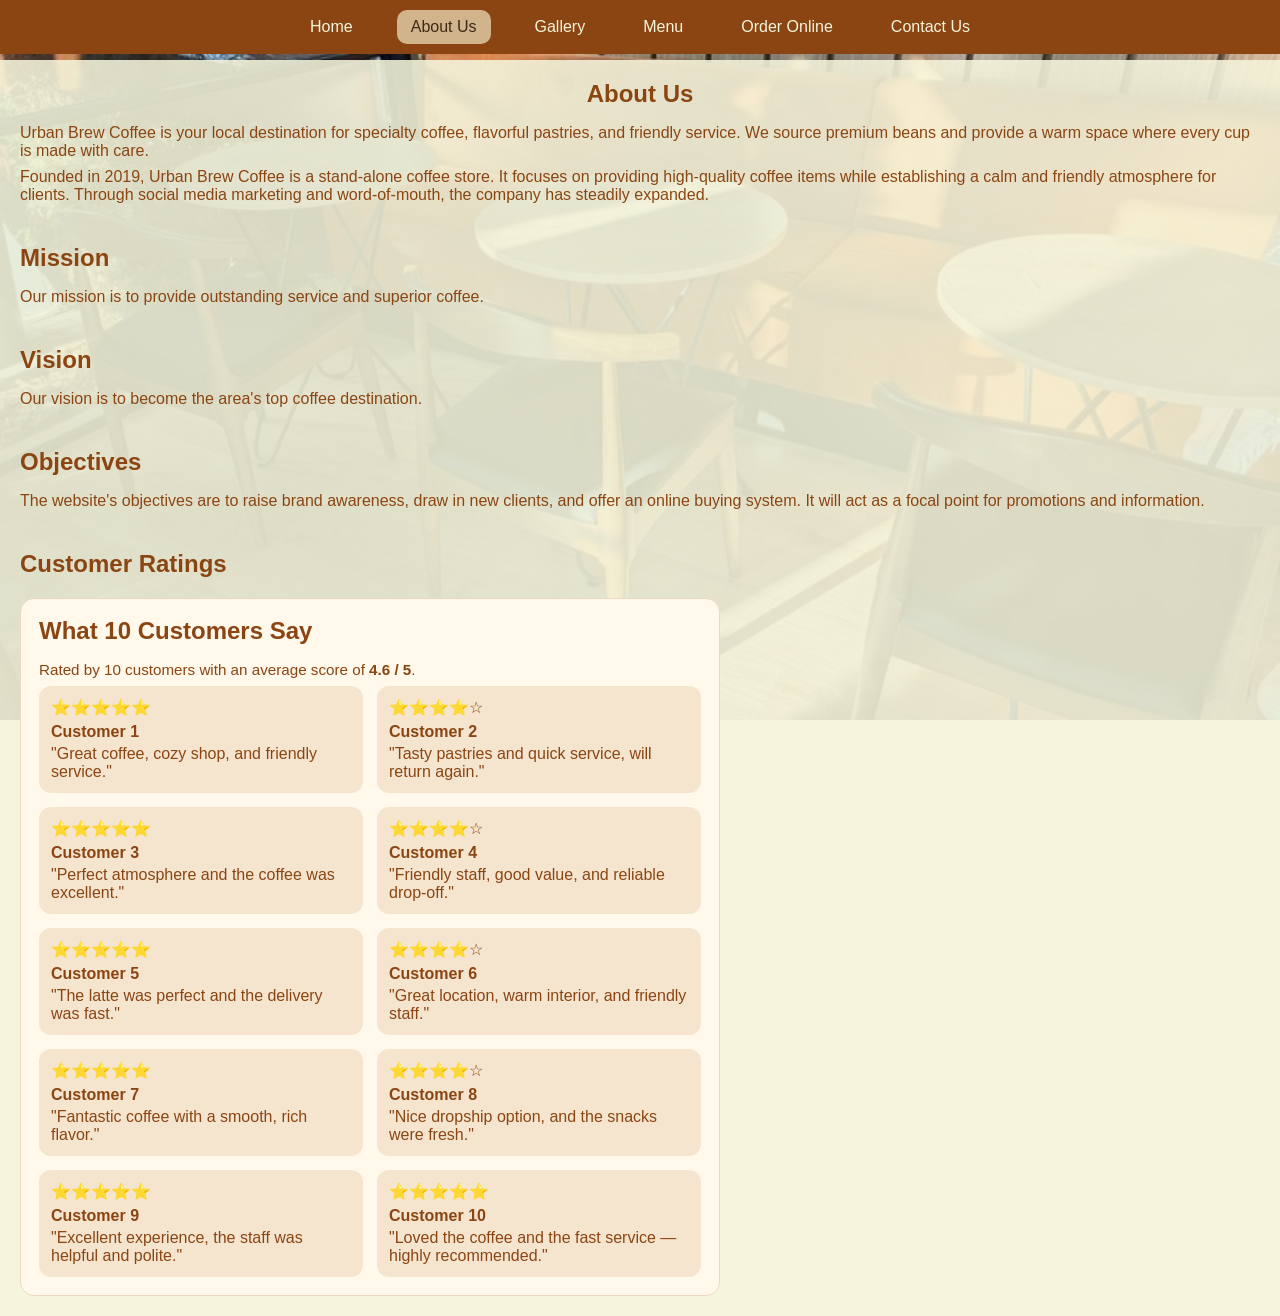
<file: Documents/about.html>
<!DOCTYPE html>
<html lang="en">
<head>
  <meta charset="UTF-8">
  <meta name="viewport" content="width=device-width, initial-scale=1.0">
  <title>About Us - Urban Brew Coffee</title>
  <link rel="stylesheet" href="../CSS/style.css">
</head>
<body class="about-page">
  <main>
    <h1>About Us</h1>
    <p>Urban Brew Coffee is your local destination for specialty coffee, flavorful pastries, and friendly service. We source premium beans and provide a warm space where every cup is made with care.</p>
    <p>Founded in 2019, Urban Brew Coffee is a stand-alone coffee store. It focuses on providing high-quality coffee items while establishing a calm and friendly atmosphere for clients. Through social media marketing and word-of-mouth, the company has steadily expanded.</p>

    <h2>Mission</h2>
    <p>Our mission is to provide outstanding service and superior coffee.</p>

    <h2>Vision</h2>
    <p>Our vision is to become the area's top coffee destination.</p>

    <h2>Objectives</h2>
    <p>The website's objectives are to raise brand awareness, draw in new clients, and offer an online buying system. It will act as a focal point for promotions and information.</p>

    <h2>Customer Ratings</h2>
    <div class="ratings-container">
      <h2 style="margin-top: 0;">What 10 Customers Say</h2>
      <p class="ratings-summary">Rated by 10 customers with an average score of <strong>4.6 / 5</strong>.</p>
      <div class="ratings-grid">
        <div class="rating-card">
          <div class="rating-stars">⭐⭐⭐⭐⭐</div>
          <p>Customer 1</p>
          <p>"Great coffee, cozy shop, and friendly service."</p>
        </div>
        <div class="rating-card">
          <div class="rating-stars">⭐⭐⭐⭐☆</div>
          <p>Customer 2</p>
          <p>"Tasty pastries and quick service, will return again."</p>
        </div>
        <div class="rating-card">
          <div class="rating-stars">⭐⭐⭐⭐⭐</div>
          <p>Customer 3</p>
          <p>"Perfect atmosphere and the coffee was excellent."</p>
        </div>
        <div class="rating-card">
          <div class="rating-stars">⭐⭐⭐⭐☆</div>
          <p>Customer 4</p>
          <p>"Friendly staff, good value, and reliable drop-off."</p>
        </div>
        <div class="rating-card">
          <div class="rating-stars">⭐⭐⭐⭐⭐</div>
          <p>Customer 5</p>
          <p>"The latte was perfect and the delivery was fast."</p>
        </div>
        <div class="rating-card">
          <div class="rating-stars">⭐⭐⭐⭐☆</div>
          <p>Customer 6</p>
          <p>"Great location, warm interior, and friendly staff."</p>
        </div>
        <div class="rating-card">
          <div class="rating-stars">⭐⭐⭐⭐⭐</div>
          <p>Customer 7</p>
          <p>"Fantastic coffee with a smooth, rich flavor."</p>
        </div>
        <div class="rating-card">
          <div class="rating-stars">⭐⭐⭐⭐☆</div>
          <p>Customer 8</p>
          <p>"Nice dropship option, and the snacks were fresh."</p>
        </div>
        <div class="rating-card">
          <div class="rating-stars">⭐⭐⭐⭐⭐</div>
          <p>Customer 9</p>
          <p>"Excellent experience, the staff was helpful and polite."</p>
        </div>
        <div class="rating-card">
          <div class="rating-stars">⭐⭐⭐⭐⭐</div>
          <p>Customer 10</p>
          <p>"Loved the coffee and the fast service — highly recommended."</p>
        </div>
      </div>
    </div>
  </main>

  <footer>
    <nav>
      <a href="index.html">Home</a>
      <a href="about.html" class="active">About Us</a>
      <a href="gallery.html">Gallery</a>
      <a href="menu.html">Menu</a>
      <a href="ordering.html">Order Online</a>
      <a href="contact.html">Contact Us</a>
    </nav>
  </footer>
  <script src="../Java%20Script/page-transition.js"></script>
</body>
</html>
</file>
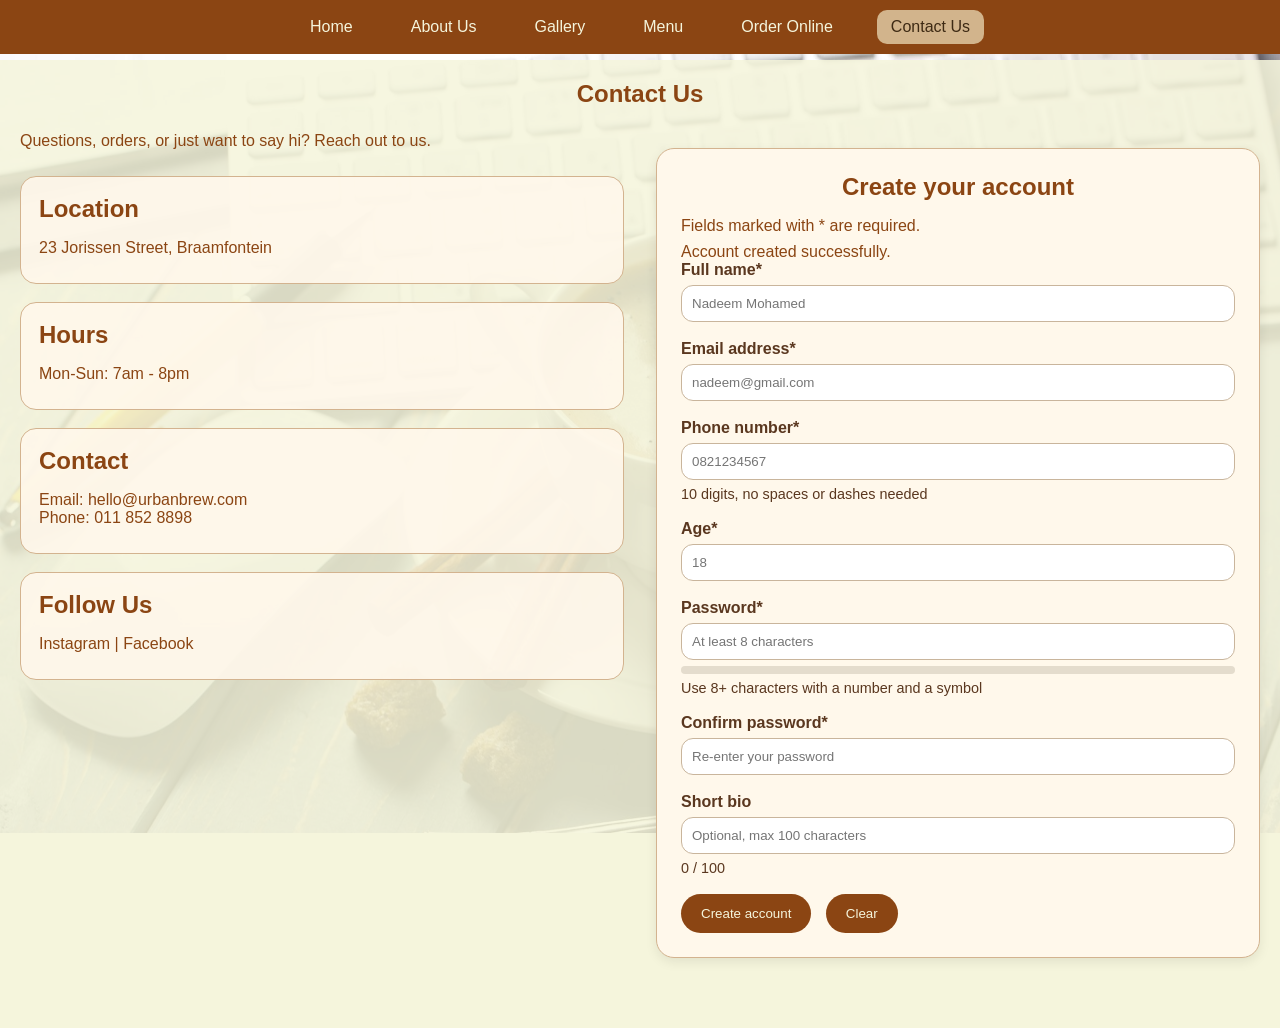
<file: Documents/contact.html>
<!DOCTYPE html>
<html lang="en">
<head>
  <meta charset="UTF-8">
  <meta name="viewport" content="width=device-width, initial-scale=1.0">
  <title>Contact Us - Urban Brew Coffee</title>
  <link rel="stylesheet" href="../CSS/style.css">
</head>
<body class="contact-page">
  <main>
    <h1>Contact Us</h1>
    <div class="contact-layout">
      <div class="contact-info">
        <p>Questions, orders, or just want to say hi? Reach out to us.</p>
        <div class="contact-section">
          <h2>Location</h2>
          <p>23 Jorissen Street, Braamfontein</p>
        </div>
        <div class="contact-section">
          <h2>Hours</h2>
          <p>Mon-Sun: 7am - 8pm</p>
        </div>
        <div class="contact-section">
          <h2>Contact</h2>
          <p>Email: hello@urbanbrew.com<br>Phone: 011 852 8898</p>
        </div>
        <div class="contact-section">
          <h2>Follow Us</h2>
          <p>Instagram | Facebook</p>
        </div>
      </div>
      <div class="contact-map">
        <iframe src="https://www.google.com/maps/embed?pb=!1m18!1m12!1m3!1d3580.5169165773587!2d28.033932376476827!3d-26.192694872103577!2m3!1f0!2f0!3f0!3m2!1i1024!2i768!4f13.1!3m3!1m2!1s0x1e950c1bb2ad5483%3A0xffc2ed86c651c235!2s23%20Jorissen%20St%2C%20Braamfontein%2C%20Johannesburg%2C%202017!5e0!3m2!1sen!2sza!4v1718721600000" width="100%" height="250" style="border:0;" allowfullscreen="" loading="lazy" referrerpolicy="no-referrer-when-downgrade"></iframe>
      </div>
      <div class="contact-form">
        <div class="card">
  <h1>Create your account</h1>
  <p class="subtitle">Fields marked with * are required.</p>
 
  <div class="banner success" id="successBanner">
     Account created successfully.
  </div>
 
  <form id="signupForm" novalidate>
 
    <div class="field">
      <label for="fullName">Full name<span class="req">*</span></label>
      <input type="text" id="fullName" name="fullName" autocomplete="name" placeholder="Nadeem Mohamed">
      <div class="error-msg" id="fullNameError"></div>
    </div>
 
    <div class="field">
      <label for="email">Email address<span class="req">*</span></label>
      <input type="text" id="email" name="email" autocomplete="email" placeholder="nadeem@gmail.com">
      <div class="error-msg" id="emailError"></div>
    </div>
 
    <div class="field">
      <label for="phone">Phone number<span class="req">*</span></label>
      <input type="text" id="phone" name="phone" autocomplete="tel" placeholder="0821234567">
      <div class="hint">10 digits, no spaces or dashes needed</div>
      <div class="error-msg" id="phoneError"></div>
    </div>
 
    <div class="field">
      <label for="age">Age<span class="req">*</span></label>
      <input type="text" id="age" name="age" placeholder="18">
      <div class="error-msg" id="ageError"></div>
    </div>
 
    <div class="field">
      <label for="password">Password<span class="req">*</span></label>
      <input type="password" id="password" name="password" autocomplete="new-password" placeholder="At least 8 characters">
      <div class="password-strength"><div class="password-strength-fill" id="strengthFill"></div></div>
      <div class="hint" id="strengthLabel">Use 8+ characters with a number and a symbol</div>
      <div class="error-msg" id="passwordError"></div>
    </div>
 
    <div class="field">
      <label for="confirmPassword">Confirm password<span class="req">*</span></label>
      <input type="password" id="confirmPassword" name="confirmPassword" autocomplete="new-password" placeholder="Re-enter your password">
      <div class="error-msg" id="confirmPasswordError"></div>
    </div>
 
    <div class="field">
      <label for="bio">Short bio</label>
      <input type="text" id="bio" name="bio" placeholder="Optional, max 100 characters">
      <div class="char-count" id="bioCount">0 / 100</div>
      <div class="error-msg" id="bioError"></div>
    </div>
 
    <button type="submit">Create account</button> <button type="reset">Clear</button>
  </form>
        </div>
      </div>
    </div>
 
<script>
(function () {
  const form = document.getElementById('signupForm');
  const successBanner = document.getElementById('successBanner');
 
  const fields = {
    fullName: { el: document.getElementById('fullName'), errEl: document.getElementById('fullNameError') },
    email: { el: document.getElementById('email'), errEl: document.getElementById('emailError') },
    phone: { el: document.getElementById('phone'), errEl: document.getElementById('phoneError') },
    age: { el: document.getElementById('age'), errEl: document.getElementById('ageError') },
    password: { el: document.getElementById('password'), errEl: document.getElementById('passwordError') },
    confirmPassword: { el: document.getElementById('confirmPassword'), errEl: document.getElementById('confirmPasswordError') },
    bio: { el: document.getElementById('bio'), errEl: document.getElementById('bioError') }
  };
 
  function setError(field, message) {
    field.el.classList.add('error');
    field.el.classList.remove('success');
    field.errEl.textContent = '⚠ ' + message;
    field.errEl.classList.add('show');
  }
 
  function setSuccess(field) {
    field.el.classList.remove('error');
    field.el.classList.add('success');
    field.errEl.classList.remove('show');
    field.errEl.textContent = '';
  }
 
  function clearState(field) {
    field.el.classList.remove('error', 'success');
    field.errEl.classList.remove('show');
    field.errEl.textContent = '';
  }
 
  // ---- Individual validators, each returns true/false ----
 
  function validateFullName(showState = true) {
    const value = fields.fullName.el.value.trim();
    if (value.length === 0) {
      if (showState) setError(fields.fullName, 'Full name is required.');
      return false;
    }
    if (value.length < 2) {
      if (showState) setError(fields.fullName, 'Name must be at least 2 characters.');
      return false;
    }
    if (!/^[A-Za-z\s'-]+$/.test(value)) {
      if (showState) setError(fields.fullName, 'Name can only contain letters, spaces, hyphens, and apostrophes.');
      return false;
    }
    if (showState) setSuccess(fields.fullName);
    return true;
  }
 
  function validateEmail(showState = true) {
    const value = fields.email.el.value.trim();
    const pattern = /^[^\s@]+@[^\s@]+\.[^\s@]+$/;
    if (value.length === 0) {
      if (showState) setError(fields.email, 'Email address is required.');
      return false;
    }
    if (!pattern.test(value)) {
      if (showState) setError(fields.email, 'Enter a valid email address (e.g. name@example.com).');
      return false;
    }
    if (showState) setSuccess(fields.email);
    return true;
  }
 
  function validatePhone(showState = true) {
    const raw = fields.phone.el.value.trim();
    const digitsOnly = raw.replace(/[\s-]/g, '');
    if (raw.length === 0) {
      if (showState) setError(fields.phone, 'Phone number is required.');
      return false;
    }
    if (!/^\d{10}$/.test(digitsOnly)) {
      if (showState) setError(fields.phone, 'Phone number must be exactly 10 digits.');
      return false;
    }
    if (showState) setSuccess(fields.phone);
    return true;
  }
 
  function validateAge(showState = true) {
    const value = fields.age.el.value.trim();
    if (value.length === 0) {
      if (showState) setError(fields.age, 'Age is required.');
      return false;
    }
    if (!/^\d+$/.test(value)) {
      if (showState) setError(fields.age, 'Age must be a whole number.');
      return false;
    }
    const num = parseInt(value, 10);
    if (num < 13) {
      if (showState) setError(fields.age, 'You must be at least 13 years old.');
      return false;
    }
    if (num > 120) {
      if (showState) setError(fields.age, 'Enter a realistic age.');
      return false;
    }
    if (showState) setSuccess(fields.age);
    return true;
  }
 
  function getPasswordStrength(value) {
    let score = 0;
    if (value.length >= 8) score++;
    if (value.length >= 12) score++;
    if (/[A-Z]/.test(value)) score++;
    if (/[0-9]/.test(value)) score++;
    if (/[^A-Za-z0-9]/.test(value)) score++;
    return score; // 0–5
  }
 
  function updateStrengthMeter() {
    const value = fields.password.el.value;
    const score = getPasswordStrength(value);
    const fill = document.getElementById('strengthFill');
    const label = document.getElementById('strengthLabel');
    const pct = (score / 5) * 100;
    fill.style.width = pct + '%';
 
    if (value.length === 0) {
      fill.style.background = '#d4d8de';
      label.textContent = 'Use 8+ characters with a number and a symbol';
      label.style.color = '';
    } else if (score <= 2) {
      fill.style.background = '#c0392b';
      label.textContent = 'Weak password';
      label.style.color = '#c0392b';
    } else if (score <= 3) {
      fill.style.background = '#e0a020';
      label.textContent = 'Fair password';
      label.style.color = '#e0a020';
    } else if (score === 4) {
      fill.style.background = '#2e75b6';
      label.textContent = 'Good password';
      label.style.color = '#2e75b6';
    } else {
      fill.style.background = '#2e7d4f';
      label.textContent = 'Strong password';
      label.style.color = '#2e7d4f';
    }
  }
 
  function validatePassword(showState = true) {
    const value = fields.password.el.value;
    if (value.length === 0) {
      if (showState) setError(fields.password, 'Password is required.');
      return false;
    }
    if (value.length < 8) {
      if (showState) setError(fields.password, 'Password must be at least 8 characters.');
      return false;
    }
    if (!/[0-9]/.test(value)) {
      if (showState) setError(fields.password, 'Password must include at least one number.');
      return false;
    }
    if (!/[^A-Za-z0-9]/.test(value)) {
      if (showState) setError(fields.password, 'Password must include at least one symbol.');
      return false;
    }
    if (showState) setSuccess(fields.password);
    return true;
  }
 
  function validateConfirmPassword(showState = true) {
    const value = fields.confirmPassword.el.value;
    const original = fields.password.el.value;
    if (value.length === 0) {
      if (showState) setError(fields.confirmPassword, 'Please confirm your password.');
      return false;
    }
    if (value !== original) {
      if (showState) setError(fields.confirmPassword, 'Passwords do not match.');
      return false;
    }
    if (showState) setSuccess(fields.confirmPassword);
    return true;
  }
 
  function validateBio(showState = true) {
    const value = fields.bio.el.value;
    if (value.length > 100) {
      if (showState) setError(fields.bio, 'Bio cannot exceed 100 characters.');
      return false;
    }
    if (showState) {
      if (value.length > 0) setSuccess(fields.bio);
      else clearState(fields.bio);
    }
    return true;
  }
 
  function updateBioCount() {
    const len = fields.bio.el.value.length;
    document.getElementById('bioCount').textContent = len + ' / 100';
  }
 
  // ---- Wire up live validation (validate on blur, clear-on-type for errors) ----
 
  fields.fullName.el.addEventListener('blur', () => validateFullName());
  fields.email.el.addEventListener('blur', () => validateEmail());
  fields.phone.el.addEventListener('blur', () => validatePhone());
  fields.age.el.addEventListener('blur', () => validateAge());
  fields.password.el.addEventListener('blur', () => validatePassword());
  fields.confirmPassword.el.addEventListener('blur', () => validateConfirmPassword());
  fields.bio.el.addEventListener('blur', () => validateBio());
 
  fields.password.el.addEventListener('input', updateStrengthMeter);
  fields.bio.el.addEventListener('input', updateBioCount);
 
  // Re-validate confirm password live if user edits password after already confirming
  fields.password.el.addEventListener('input', () => {
    if (fields.confirmPassword.el.value.length > 0) validateConfirmPassword();
  });
 
  // Clear error state as soon as user starts correcting a field
  Object.values(fields).forEach(field => {
    field.el.addEventListener('input', () => {
      if (field.el.classList.contains('error')) {
        field.el.classList.remove('error');
        field.errEl.classList.remove('show');
      }
    });
  });
 
  // ---- Form submission ----
 
  form.addEventListener('submit', function (e) {
    e.preventDefault();
    successBanner.classList.remove('show');
 
    const validations = [
      validateFullName(),
      validateEmail(),
      validatePhone(),
      validateAge(),
      validatePassword(),
      validateConfirmPassword(),
      validateBio()
    ];
 
    const allValid = validations.every(Boolean);
 
    if (allValid) {
      successBanner.classList.add('show');
      successBanner.scrollIntoView({ behavior: 'smooth', block: 'center' });
      // form.reset() and further submission logic (e.g. fetch to a server) goes here
    } else {
      // Focus the first invalid field for accessibility
      const firstInvalid = form.querySelector('.error');
      if (firstInvalid) firstInvalid.focus();
    }
  });
})();
</script>
  </main>
  
  <footer>
    <nav>
      <a href="index.html">Home</a>
      <a href="about.html">About Us</a>
      <a href="gallery.html">Gallery</a>
      <a href="menu.html">Menu</a>
      <a href="ordering.html">Order Online</a>
      <a href="contact.html" class="active">Contact Us</a>
    </nav>
  </footer>
  <script src="../Java%20Script/page-transition.js"></script>
</body>
</html>
</file>
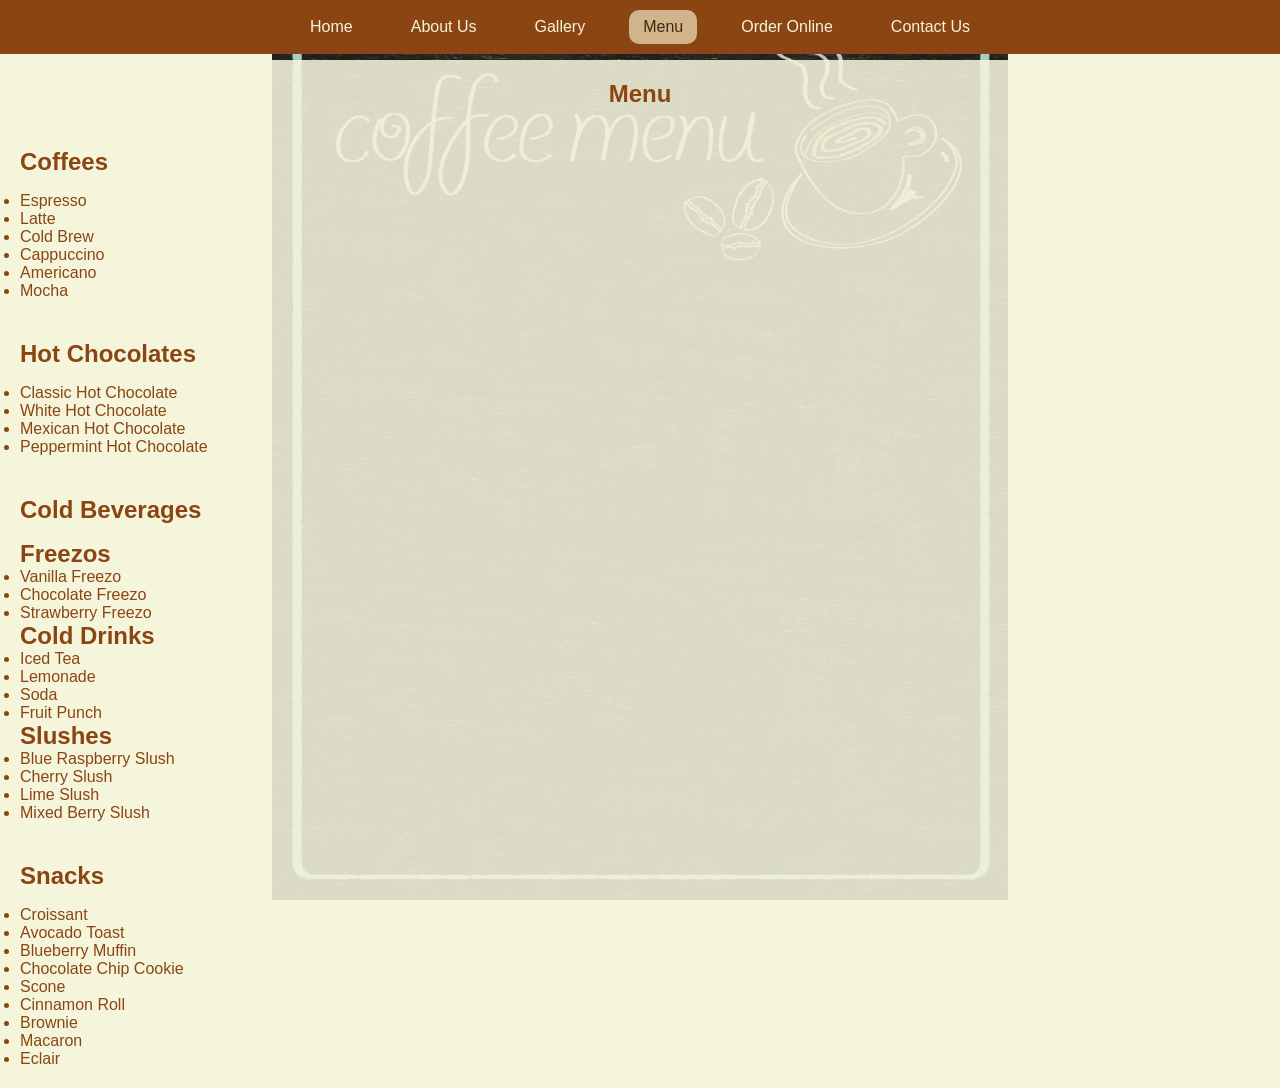
<file: Documents/menu.html>
<!DOCTYPE html>
<html lang="en">
<head>
  <meta charset="UTF-8">
  <meta name="viewport" content="width=device-width, initial-scale=1.0">
  <title>Menu - Urban Brew Coffee</title>
  <link rel="stylesheet" href="../CSS/style.css">
</head>
<body class="menu-page">
  <main>
    <h1>Menu</h1>
    <h2>Coffees</h2>
    <ul>
      <li>Espresso</li>
      <li>Latte</li>
      <li>Cold Brew</li>
      <li>Cappuccino</li>
      <li>Americano</li>
      <li>Mocha</li>
    </ul>
    <h2>Hot Chocolates</h2>
    <ul>
      <li>Classic Hot Chocolate</li>
      <li>White Hot Chocolate</li>
      <li>Mexican Hot Chocolate</li>
      <li>Peppermint Hot Chocolate</li>
    </ul>
    <h2>Cold Beverages</h2>
    <h3>Freezos</h3>
    <ul>
      <li>Vanilla Freezo</li>
      <li>Chocolate Freezo</li>
      <li>Strawberry Freezo</li>
    </ul>
    <h3>Cold Drinks</h3>
    <ul>
      <li>Iced Tea</li>
      <li>Lemonade</li>
      <li>Soda</li>
      <li>Fruit Punch</li>
    </ul>
    <h3>Slushes</h3>
    <ul>
      <li>Blue Raspberry Slush</li>
      <li>Cherry Slush</li>
      <li>Lime Slush</li>
      <li>Mixed Berry Slush</li>
    </ul>
    <h2>Snacks</h2>
    <ul>
      <li>Croissant</li>
      <li>Avocado Toast</li>
      <li>Blueberry Muffin</li>
      <li>Chocolate Chip Cookie</li>
      <li>Scone</li>
      <li>Cinnamon Roll</li>
      <li>Brownie</li>
      <li>Macaron</li>
      <li>Eclair</li>
    </ul>
  </main>
  
  <footer>
    <nav>
      <a href="index.html">Home</a>
      <a href="about.html">About Us</a>
      <a href="gallery.html">Gallery</a>
      <a href="menu.html" class="active">Menu</a>
      <a href="ordering.html">Order Online</a>
      <a href="contact.html">Contact Us</a>
    </nav>
  </footer>
  <script src="../Java%20Script/page-transition.js"></script>
</body>
</html>
</file>
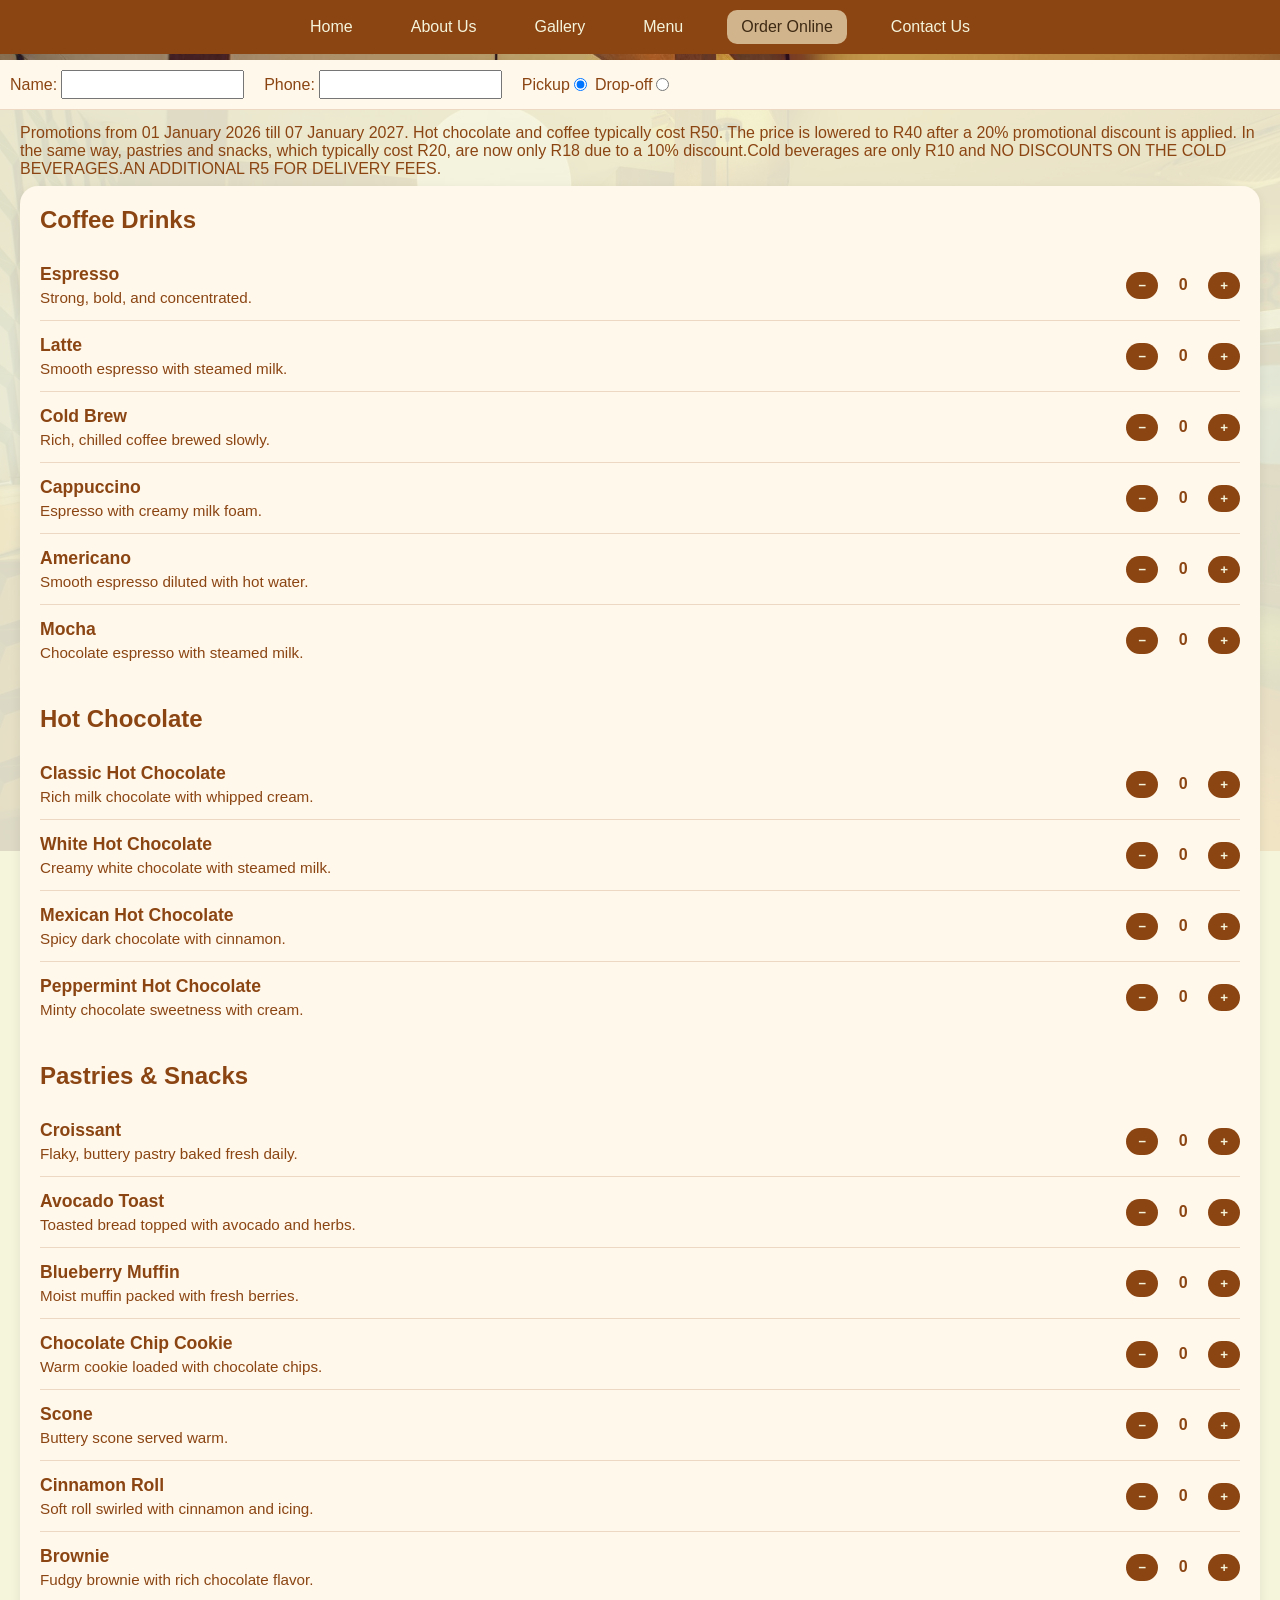
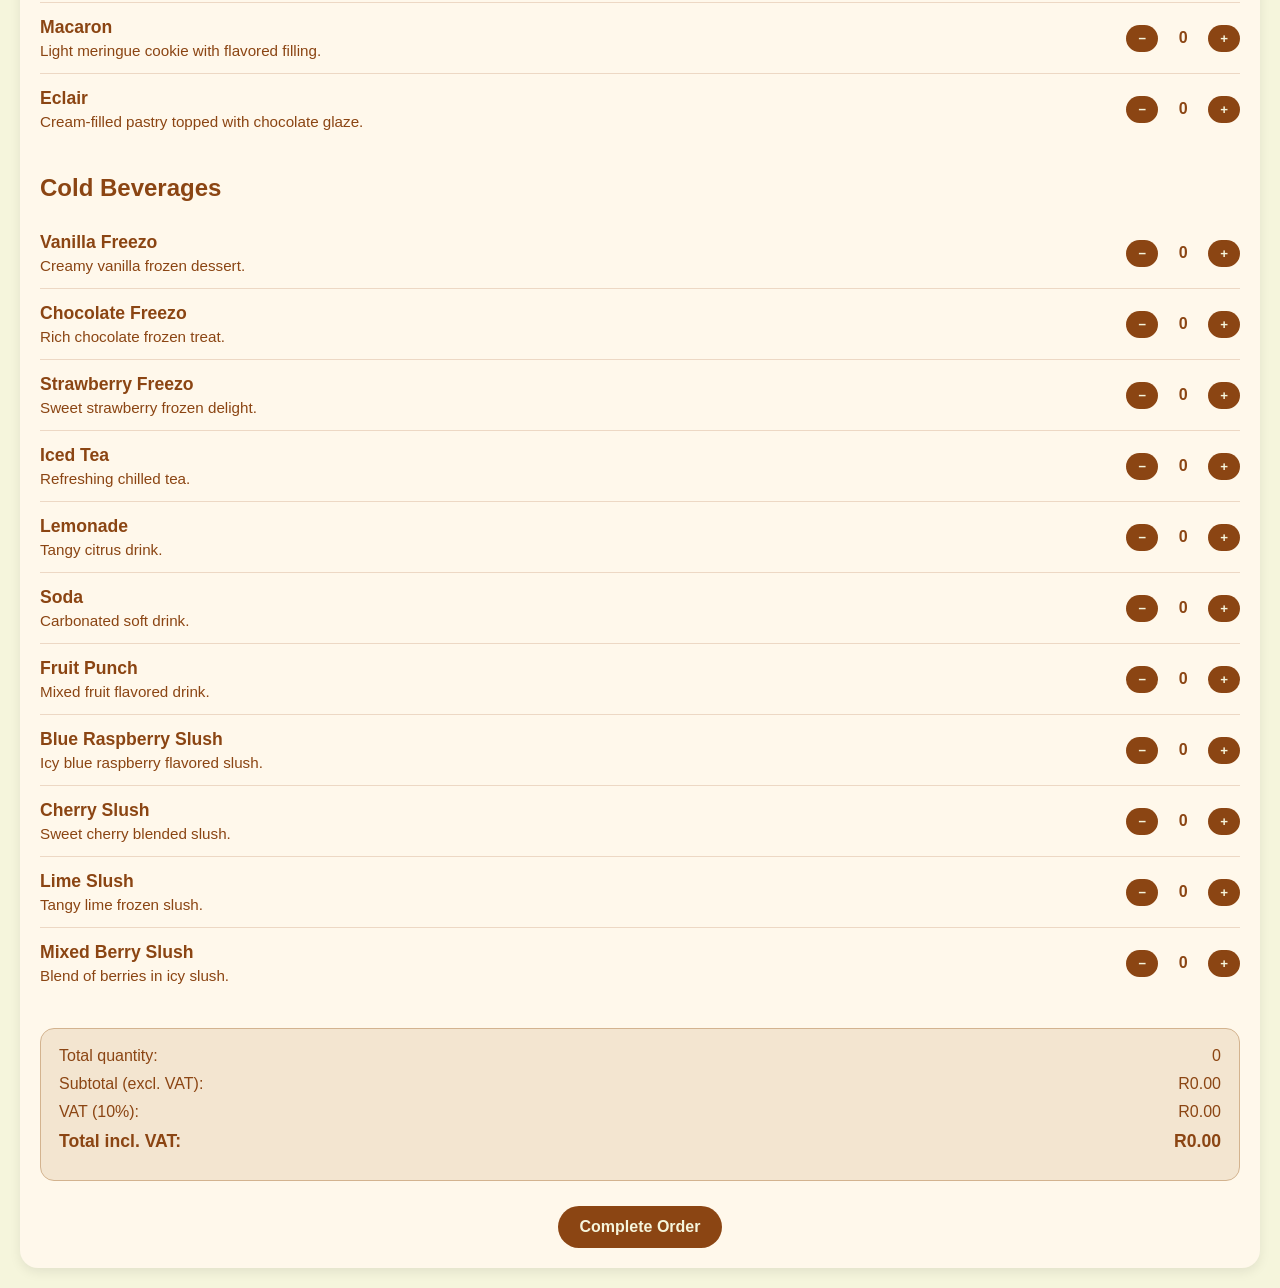
<file: Documents/ordering.html>
﻿<!DOCTYPE html>
<html lang="en">
<head>
  <meta charset="UTF-8">
  <meta name="viewport" content="width=device-width, initial-scale=1.0">
  <title>Order Online - Urban Brew Coffee</title>
  <link rel="stylesheet" href="../CSS/style.css">
</head>
<body class="ordering-page">
  <form id="order-form">
    <div class="form-row">
      <div class="form-group">
        <label>Name: <input type="text" id="name" required></label>
      </div>
      <div class="form-group">
        <label>Phone: <input type="tel" id="phone" required></label>
      </div>
      <div class="form-group">
        <label>Pickup <input type="radio" name="delivery" value="pickup" checked></label>
        <label>Drop-off <input type="radio" name="delivery" value="dropoff"></label>
      </div>
      <label id="address-label">Address: <input type="text" id="address"></label>
    </div>
  </form>

  <main>
    <h1>Order Online</h1>
    <p>Promotions from 01 January 2026 till 07 January 2027. Hot chocolate and coffee typically cost R50. The price is lowered to R40 after a 20% promotional discount is applied. In the same way, pastries and snacks, which typically cost R20, are now only R18 due to a 10% discount.Cold beverages are only R10 and NO DISCOUNTS ON THE COLD BEVERAGES.AN ADDITIONAL R5 FOR DELIVERY FEES. </p>

    <div class="order-container">
      <section class="order-section">
        <h2>Coffee Drinks</h2>
        <div class="order-item">
          <div class="order-item-details">
            <h3>Espresso</h3>
            <p>Strong, bold, and concentrated.</p>
          </div>
          <div class="order-qty-controls">
            <button type="button" class="qty-button" onclick="decreaseQty('espresso')">−</button>
            <span class="qty-display" id="qty-espresso">0</span>
            <button type="button" class="qty-button" onclick="increaseQty('espresso')">+</button>
          </div>
        </div>

        <div class="order-item">
          <div class="order-item-details">
            <h3>Latte</h3>
            <p>Smooth espresso with steamed milk.</p>
          </div>
          <div class="order-qty-controls">
            <button type="button" class="qty-button" onclick="decreaseQty('latte')">−</button>
            <span class="qty-display" id="qty-latte">0</span>
            <button type="button" class="qty-button" onclick="increaseQty('latte')">+</button>
          </div>
        </div>

        <div class="order-item">
          <div class="order-item-details">
            <h3>Cold Brew</h3>
            <p>Rich, chilled coffee brewed slowly.</p>
          </div>
          <div class="order-qty-controls">
            <button type="button" class="qty-button" onclick="decreaseQty('cold-brew')">−</button>
            <span class="qty-display" id="qty-cold-brew">0</span>
            <button type="button" class="qty-button" onclick="increaseQty('cold-brew')">+</button>
          </div>
        </div>

        <div class="order-item">
          <div class="order-item-details">
            <h3>Cappuccino</h3>
            <p>Espresso with creamy milk foam.</p>
          </div>
          <div class="order-qty-controls">
            <button type="button" class="qty-button" onclick="decreaseQty('cappuccino')">−</button>
            <span class="qty-display" id="qty-cappuccino">0</span>
            <button type="button" class="qty-button" onclick="increaseQty('cappuccino')">+</button>
          </div>
        </div>

        <div class="order-item">
          <div class="order-item-details">
            <h3>Americano</h3>
            <p>Smooth espresso diluted with hot water.</p>
          </div>
          <div class="order-qty-controls">
            <button type="button" class="qty-button" onclick="decreaseQty('americano')">−</button>
            <span class="qty-display" id="qty-americano">0</span>
            <button type="button" class="qty-button" onclick="increaseQty('americano')">+</button>
          </div>
        </div>

        <div class="order-item">
          <div class="order-item-details">
            <h3>Mocha</h3>
            <p>Chocolate espresso with steamed milk.</p>
          </div>
          <div class="order-qty-controls">
            <button type="button" class="qty-button" onclick="decreaseQty('mocha')">−</button>
            <span class="qty-display" id="qty-mocha">0</span>
            <button type="button" class="qty-button" onclick="increaseQty('mocha')">+</button>
          </div>
        </div>
      </section>

      <section class="order-section">
        <h2>Hot Chocolate</h2>

        <div class="order-item">
          <div class="order-item-details">
            <h3>Classic Hot Chocolate</h3>
            <p>Rich milk chocolate with whipped cream.</p>
          </div>
          <div class="order-qty-controls">
            <button type="button" class="qty-button" onclick="decreaseQty('classic-hc')">−</button>
            <span class="qty-display" id="qty-classic-hc">0</span>
            <button type="button" class="qty-button" onclick="increaseQty('classic-hc')">+</button>
          </div>
        </div>

        <div class="order-item">
          <div class="order-item-details">
            <h3>White Hot Chocolate</h3>
            <p>Creamy white chocolate with steamed milk.</p>
          </div>
          <div class="order-qty-controls">
            <button type="button" class="qty-button" onclick="decreaseQty('white-hc')">−</button>
            <span class="qty-display" id="qty-white-hc">0</span>
            <button type="button" class="qty-button" onclick="increaseQty('white-hc')">+</button>
          </div>
        </div>

        <div class="order-item">
          <div class="order-item-details">
            <h3>Mexican Hot Chocolate</h3>
            <p>Spicy dark chocolate with cinnamon.</p>
          </div>
          <div class="order-qty-controls">
            <button type="button" class="qty-button" onclick="decreaseQty('mexican-hc')">−</button>
            <span class="qty-display" id="qty-mexican-hc">0</span>
            <button type="button" class="qty-button" onclick="increaseQty('mexican-hc')">+</button>
          </div>
        </div>

        <div class="order-item">
          <div class="order-item-details">
            <h3>Peppermint Hot Chocolate</h3>
            <p>Minty chocolate sweetness with cream.</p>
          </div>
          <div class="order-qty-controls">
            <button type="button" class="qty-button" onclick="decreaseQty('peppermint-hc')">−</button>
            <span class="qty-display" id="qty-peppermint-hc">0</span>
            <button type="button" class="qty-button" onclick="increaseQty('peppermint-hc')">+</button>
          </div>
        </div>
      </section>

      <section class="order-section">
        <h2>Pastries & Snacks</h2>

        <div class="order-item">
          <div class="order-item-details">
            <h3>Croissant</h3>
            <p>Flaky, buttery pastry baked fresh daily.</p>
          </div>
          <div class="order-qty-controls">
            <button type="button" class="qty-button" onclick="decreaseQty('croissant')">−</button>
            <span class="qty-display" id="qty-croissant">0</span>
            <button type="button" class="qty-button" onclick="increaseQty('croissant')">+</button>
          </div>
        </div>

        <div class="order-item">
          <div class="order-item-details">
            <h3>Avocado Toast</h3>
            <p>Toasted bread topped with avocado and herbs.</p>
          </div>
          <div class="order-qty-controls">
            <button type="button" class="qty-button" onclick="decreaseQty('avocado-toast')">−</button>
            <span class="qty-display" id="qty-avocado-toast">0</span>
            <button type="button" class="qty-button" onclick="increaseQty('avocado-toast')">+</button>
          </div>
        </div>

        <div class="order-item">
          <div class="order-item-details">
            <h3>Blueberry Muffin</h3>
            <p>Moist muffin packed with fresh berries.</p>
          </div>
          <div class="order-qty-controls">
            <button type="button" class="qty-button" onclick="decreaseQty('blueberry-muffin')">−</button>
            <span class="qty-display" id="qty-blueberry-muffin">0</span>
            <button type="button" class="qty-button" onclick="increaseQty('blueberry-muffin')">+</button>
          </div>
        </div>

        <div class="order-item">
          <div class="order-item-details">
            <h3>Chocolate Chip Cookie</h3>
            <p>Warm cookie loaded with chocolate chips.</p>
          </div>
          <div class="order-qty-controls">
            <button type="button" class="qty-button" onclick="decreaseQty('choc-chip-cookie')">−</button>
            <span class="qty-display" id="qty-choc-chip-cookie">0</span>
            <button type="button" class="qty-button" onclick="increaseQty('choc-chip-cookie')">+</button>
          </div>
        </div>

        <div class="order-item">
          <div class="order-item-details">
            <h3>Scone</h3>
            <p>Buttery scone served warm.</p>
          </div>
          <div class="order-qty-controls">
            <button type="button" class="qty-button" onclick="decreaseQty('scone')">−</button>
            <span class="qty-display" id="qty-scone">0</span>
            <button type="button" class="qty-button" onclick="increaseQty('scone')">+</button>
          </div>
        </div>

        <div class="order-item">
          <div class="order-item-details">
            <h3>Cinnamon Roll</h3>
            <p>Soft roll swirled with cinnamon and icing.</p>
          </div>
          <div class="order-qty-controls">
            <button type="button" class="qty-button" onclick="decreaseQty('cinnamon-roll')">−</button>
            <span class="qty-display" id="qty-cinnamon-roll">0</span>
            <button type="button" class="qty-button" onclick="increaseQty('cinnamon-roll')">+</button>
          </div>
        </div>

        <div class="order-item">
          <div class="order-item-details">
            <h3>Brownie</h3>
            <p>Fudgy brownie with rich chocolate flavor.</p>
          </div>
          <div class="order-qty-controls">
            <button type="button" class="qty-button" onclick="decreaseQty('brownie')">−</button>
            <span class="qty-display" id="qty-brownie">0</span>
            <button type="button" class="qty-button" onclick="increaseQty('brownie')">+</button>
          </div>
        </div>

        <div class="order-item">
          <div class="order-item-details">
            <h3>Macaron</h3>
            <p>Light meringue cookie with flavored filling.</p>
          </div>
          <div class="order-qty-controls">
            <button type="button" class="qty-button" onclick="decreaseQty('macaron')">−</button>
            <span class="qty-display" id="qty-macaron">0</span>
            <button type="button" class="qty-button" onclick="increaseQty('macaron')">+</button>
          </div>
        </div>

        <div class="order-item">
          <div class="order-item-details">
            <h3>Eclair</h3>
            <p>Cream-filled pastry topped with chocolate glaze.</p>
          </div>
          <div class="order-qty-controls">
            <button type="button" class="qty-button" onclick="decreaseQty('eclair')">−</button>
            <span class="qty-display" id="qty-eclair">0</span>
            <button type="button" class="qty-button" onclick="increaseQty('eclair')">+</button>
          </div>
        </div>
      </section>

      <section class="order-section">
        <h2>Cold Beverages</h2>

        <div class="order-item">
          <div class="order-item-details">
            <h3>Vanilla Freezo</h3>
            <p>Creamy vanilla frozen dessert.</p>
          </div>
          <div class="order-qty-controls">
            <button type="button" class="qty-button" onclick="decreaseQty('vanilla-freezo')">−</button>
            <span class="qty-display" id="qty-vanilla-freezo">0</span>
            <button type="button" class="qty-button" onclick="increaseQty('vanilla-freezo')">+</button>
          </div>
        </div>

        <div class="order-item">
          <div class="order-item-details">
            <h3>Chocolate Freezo</h3>
            <p>Rich chocolate frozen treat.</p>
          </div>
          <div class="order-qty-controls">
            <button type="button" class="qty-button" onclick="decreaseQty('chocolate-freezo')">−</button>
            <span class="qty-display" id="qty-chocolate-freezo">0</span>
            <button type="button" class="qty-button" onclick="increaseQty('chocolate-freezo')">+</button>
          </div>
        </div>

        <div class="order-item">
          <div class="order-item-details">
            <h3>Strawberry Freezo</h3>
            <p>Sweet strawberry frozen delight.</p>
          </div>
          <div class="order-qty-controls">
            <button type="button" class="qty-button" onclick="decreaseQty('strawberry-freezo')">−</button>
            <span class="qty-display" id="qty-strawberry-freezo">0</span>
            <button type="button" class="qty-button" onclick="increaseQty('strawberry-freezo')">+</button>
          </div>
        </div>

        <div class="order-item">
          <div class="order-item-details">
            <h3>Iced Tea</h3>
            <p>Refreshing chilled tea.</p>
          </div>
          <div class="order-qty-controls">
            <button type="button" class="qty-button" onclick="decreaseQty('iced-tea')">−</button>
            <span class="qty-display" id="qty-iced-tea">0</span>
            <button type="button" class="qty-button" onclick="increaseQty('iced-tea')">+</button>
          </div>
        </div>

        <div class="order-item">
          <div class="order-item-details">
            <h3>Lemonade</h3>
            <p>Tangy citrus drink.</p>
          </div>
          <div class="order-qty-controls">
            <button type="button" class="qty-button" onclick="decreaseQty('lemonade')">−</button>
            <span class="qty-display" id="qty-lemonade">0</span>
            <button type="button" class="qty-button" onclick="increaseQty('lemonade')">+</button>
          </div>
        </div>

        <div class="order-item">
          <div class="order-item-details">
            <h3>Soda</h3>
            <p>Carbonated soft drink.</p>
          </div>
          <div class="order-qty-controls">
            <button type="button" class="qty-button" onclick="decreaseQty('soda')">−</button>
            <span class="qty-display" id="qty-soda">0</span>
            <button type="button" class="qty-button" onclick="increaseQty('soda')">+</button>
          </div>
        </div>

        <div class="order-item">
          <div class="order-item-details">
            <h3>Fruit Punch</h3>
            <p>Mixed fruit flavored drink.</p>
          </div>
          <div class="order-qty-controls">
            <button type="button" class="qty-button" onclick="decreaseQty('fruit-punch')">−</button>
            <span class="qty-display" id="qty-fruit-punch">0</span>
            <button type="button" class="qty-button" onclick="increaseQty('fruit-punch')">+</button>
          </div>
        </div>

        <div class="order-item">
          <div class="order-item-details">
            <h3>Blue Raspberry Slush</h3>
            <p>Icy blue raspberry flavored slush.</p>
          </div>
          <div class="order-qty-controls">
            <button type="button" class="qty-button" onclick="decreaseQty('blue-raspberry-slush')">−</button>
            <span class="qty-display" id="qty-blue-raspberry-slush">0</span>
            <button type="button" class="qty-button" onclick="increaseQty('blue-raspberry-slush')">+</button>
          </div>
        </div>

        <div class="order-item">
          <div class="order-item-details">
            <h3>Cherry Slush</h3>
            <p>Sweet cherry blended slush.</p>
          </div>
          <div class="order-qty-controls">
            <button type="button" class="qty-button" onclick="decreaseQty('cherry-slush')">−</button>
            <span class="qty-display" id="qty-cherry-slush">0</span>
            <button type="button" class="qty-button" onclick="increaseQty('cherry-slush')">+</button>
          </div>
        </div>

        <div class="order-item">
          <div class="order-item-details">
            <h3>Lime Slush</h3>
            <p>Tangy lime frozen slush.</p>
          </div>
          <div class="order-qty-controls">
            <button type="button" class="qty-button" onclick="decreaseQty('lime-slush')">−</button>
            <span class="qty-display" id="qty-lime-slush">0</span>
            <button type="button" class="qty-button" onclick="increaseQty('lime-slush')">+</button>
          </div>
        </div>

        <div class="order-item">
          <div class="order-item-details">
            <h3>Mixed Berry Slush</h3>
            <p>Blend of berries in icy slush.</p>
          </div>
          <div class="order-qty-controls">
            <button type="button" class="qty-button" onclick="decreaseQty('mixed-berry-slush')">−</button>
            <span class="qty-display" id="qty-mixed-berry-slush">0</span>
            <button type="button" class="qty-button" onclick="increaseQty('mixed-berry-slush')">+</button>
          </div>
        </div>
      </section>

      <div class="price-summary">
        <div class="price-row">
          <span>Total quantity:</span>
          <span id="total-items">0</span>
        </div>
        <div class="price-row">
          <span>Subtotal (excl. VAT):</span>
          <span id="subtotal">R0.00</span>
        </div>
        <div id="delivery-fee-row" class="price-row">
          <span>Delivery fee:</span>
          <span id="delivery-fee">R0.00</span>
        </div>
        <div class="price-row">
          <span>VAT (10%):</span>
          <span id="tax">R0.00</span>
        </div>
        <div class="price-row total">
          <span>Total incl. VAT:</span>
          <span id="total">R0.00</span>
        </div>
      </div>

      <div class="checkout-container">
        <button type="button" class="checkout-btn" onclick="checkout()">Complete Order</button>
      </div>
    </div>
  </main>

  <footer>
    <nav>
      <a href="index.html">Home</a>
      <a href="about.html">About Us</a>
      <a href="gallery.html">Gallery</a>
      <a href="menu.html">Menu</a>
      <a href="ordering.html" class="active">Order Online</a>
      <a href="contact.html">Contact Us</a>
    </nav>
  </footer>

  <script>
    const prices = {
      'espresso': 40,
      'latte': 40,
      'cold-brew': 40,
      'cappuccino': 40,
      'americano': 40,
      'mocha': 40,
      'classic-hc': 40,
      'white-hc': 40,
      'mexican-hc': 40,
      'peppermint-hc': 40,
      'croissant': 18,
      'avocado-toast': 18,
      'blueberry-muffin': 18,
      'choc-chip-cookie': 18,
      'scone': 18,
      'cinnamon-roll': 18,
      'brownie': 18,
      'macaron': 18,
      'eclair': 18,
      'vanilla-freezo': 10,
      'chocolate-freezo': 10,
      'strawberry-freezo': 10,
      'iced-tea': 10,
      'lemonade': 10,
      'soda': 10,
      'fruit-punch': 10,
      'blue-raspberry-slush': 10,
      'cherry-slush': 10,
      'lime-slush': 10,
      'mixed-berry-slush': 10
    };

    const quantities = {};
    Object.keys(prices).forEach(key => {
      quantities[key] = 0;
    });

    function increaseQty(item) {
      quantities[item]++;
      updateDisplay();
    }

    function decreaseQty(item) {
      if (quantities[item] > 0) {
        quantities[item]--;
        updateDisplay();
      }
    }

    const DELIVERY_FEE = 5;

    function getDeliveryFee() {
      const deliveryType = document.querySelector('input[name="delivery"]:checked');
      return deliveryType && deliveryType.value === 'dropoff' ? DELIVERY_FEE : 0;
    }

    function updateDisplay() {
      Object.keys(quantities).forEach(item => {
        const qtyElement = document.getElementById(`qty-${item}`);
        if (qtyElement) {
          qtyElement.textContent = quantities[item];
        }
      });

      const totalItems = Object.values(quantities).reduce((sum, qty) => sum + qty, 0);
      document.getElementById('total-items').textContent = totalItems;

      let subtotal = 0;
      Object.keys(quantities).forEach(item => {
        subtotal += quantities[item] * prices[item];
      });

      const deliveryFee = getDeliveryFee();
      const tax = subtotal * 0.10;
      const total = subtotal + tax + deliveryFee;

      document.getElementById('subtotal').textContent = `R${subtotal.toFixed(2)}`;
      document.getElementById('delivery-fee-row').style.display = deliveryFee ? 'flex' : 'none';
      document.getElementById('delivery-fee').textContent = `R${deliveryFee.toFixed(2)}`;
      document.getElementById('tax').textContent = `R${tax.toFixed(2)}`;
      document.getElementById('total').textContent = `R${total.toFixed(2)}`;
    }

    function checkout() {
      const totalItems = Object.values(quantities).reduce((sum, qty) => sum + qty, 0);
      let subtotal = 0;
      Object.keys(quantities).forEach(item => {
        subtotal += quantities[item] * prices[item];
      });
      const deliveryFee = getDeliveryFee();
      const total = subtotal * 1.10 + deliveryFee;
      alert(`Order placed. Items: ${totalItems}. Total incl. VAT: R${total.toFixed(2)}.`);
    }

    updateDisplay();

    document.querySelectorAll('input[name="delivery"]').forEach(radio => {
      radio.addEventListener('change', function() {
        const addressLabel = document.getElementById('address-label');
        if (this.value === 'dropoff') {
          addressLabel.style.display = 'block';
        } else {
          addressLabel.style.display = 'none';
        }
        updateDisplay();
      });
    });
  </script>
  <script src="../Java%20Script/page-transition.js"></script>
</body>
</html>
</file>
<file: CSS/style.css>
/* ===== GLOBAL STYLES ===== */
* {
  margin: 0;
  padding: 0;
  box-sizing: border-box;
}

body {
  background-color: #f5f5dc;
  color: #8b4513;
  font-family: Arial, sans-serif;
  margin: 0;
  padding-top: 60px;
}

body.home-page {
  background-image: url("../Images/Background pic of the Home page.jpeg");
  background-repeat: no-repeat;
  background-size: contain;
  background-position: top center;
  background-attachment: fixed;
  background-color: #f5f5dc;
}

body.about-page {
  background-image: url("../Images/Background pic of the about us page.jpeg");
  background-repeat: no-repeat;
  background-size: contain;
  background-position: top center;
  background-attachment: fixed;
  background-color: #f5f5dc;
}

body.contact-page {
  background-image: url("../Images/Background pic of the contact us page.jpeg");
  background-repeat: no-repeat;
  background-size: contain;
  background-position: top center;
  background-attachment: fixed;
  background-color: #f5f5dc;
}

.contact-layout {
  display: grid;
  grid-template-columns: 1fr 1fr;
  gap: 32px;
  align-items: start;
  margin-bottom: 32px;
}

.contact-info {
  width: 100%;
  grid-column: 1;
  grid-row: 1;
}

.contact-map {
  width: 100%;
  grid-column: 1;
  grid-row: 2;
  margin-top: 10px;
}

.contact-form {
  width: 100%;
  max-width: none;
  grid-column: 2;
  grid-row: 1 / 3;
  display: flex;
  flex-direction: column;
  gap: 16px;
}

.contact-info {
  display: flex;
  flex-direction: column;
  gap: 18px;
}

.contact-section {
  background: rgba(255, 248, 235, 0.9);
  border: 1px solid #d3b38f;
  border-radius: 16px;
  padding: 18px;
}

.contact-section h2 {
  margin-top: 0;
}

.map-link {
  display: inline-block;
  margin-top: 10px;
  padding: 10px 14px;
  background: #8b4513;
  color: #f5f5dc;
  border-radius: 8px;
  text-decoration: none;
  transition: background 0.2s ease, transform 0.2s ease;
}

.map-link:hover {
  background: #a0522d;
  transform: translateY(-1px);
}

@media (max-width: 900px) {
  .contact-layout {
    grid-template-columns: 1fr;
  }

  .contact-info {
    grid-column: 1;
    grid-row: 1;
  }

  .contact-map {
    grid-column: 1;
    grid-row: 2;
  }

  .contact-form {
    grid-column: 1;
    grid-row: 3;
  }
}

body.menu-page {
  background-image: url("../Images/Background pic of the menu page.jpeg");
  background-repeat: no-repeat;
  background-size: contain;
  background-position: top center;
  background-attachment: fixed;
  background-color: #f5f5dc;
}

body.gallery-page {
  background-image: url("../Images/Background pic of the gallery page.jpeg");
  background-repeat: no-repeat;
  background-size: contain;
  background-position: top center;
  background-attachment: fixed;
  background-color: #f5f5dc;
}

body.ordering-page {
  background-image: url("../Images/Background pic of the order online page.jpeg");
  background-repeat: no-repeat;
  background-size: contain;
  background-position: top center;
  background-attachment: fixed;
  background-color: #f5f5dc;
}

h1, h2, h3 {
  font-size: 24px;
}

p {
  margin: 8px 0;
}

/* ===== MAIN CONTENT ===== */
main {
  padding: 20px;
  background-color: rgba(245, 245, 220, 0.88);
  min-height: calc(100vh - 60px);
}

/* ===== FOOTER NAVIGATION ===== */
footer {
  position: fixed;
  top: 0;
  width: 100%;
  background-color: #8b4513;
  color: #f5f5dc;
  text-align: center;
  padding: 10px;
  z-index: 100;
}

footer nav {
  display: flex;
  justify-content: center;
  flex-wrap: wrap;
  gap: 10px;
}

footer nav a {
  color: #f5f5dc;
  margin: 0 10px;
  text-decoration: none;
  padding: 8px 14px;
  border-radius: 10px;
  display: inline-block;
  transition: transform 0.25s ease, background-color 0.3s ease, color 0.3s ease, box-shadow 0.3s ease;
  opacity: 0;
  transform: translateY(16px);
  animation: nav-link-entry 0.45s ease forwards;
}

footer nav a:nth-child(1) { animation-delay: 0.05s; }
footer nav a:nth-child(2) { animation-delay: 0.12s; }
footer nav a:nth-child(3) { animation-delay: 0.18s; }
footer nav a:nth-child(4) { animation-delay: 0.24s; }
footer nav a:nth-child(5) { animation-delay: 0.30s; }
footer nav a:nth-child(6) { animation-delay: 0.36s; }

footer nav a:hover {
  background-color: #d2b48c;
  color: #3e2a14;
  transform: translateY(-2px) scale(1.03);
  box-shadow: 0 10px 18px rgba(0, 0, 0, 0.12);
}

@keyframes nav-link-entry {
  from {
    opacity: 0;
    transform: translateY(16px);
  }
  to {
    opacity: 1;
    transform: translateY(0);
  }
}

.page-transition-overlay {
  position: fixed;
  inset: 0;
  background: rgba(43, 20, 7, 0.88);
  pointer-events: none;
  opacity: 0;
  transition: opacity 0.45s ease;
  z-index: 9999;
}

.page-transition-overlay.show {
  opacity: 1;
}

/* ===== PAGE-SPECIFIC ACTIVE STATES ===== */
/* These should match the active page in each HTML */
a.active {
  background-color: #d2b48c;
  color: #3e2a14;
}

/* ===== LOGO ===== */
.logo-container {
  text-align: center;
  margin-bottom: 24px;
}

.logo-container img {
  width: 180px;
  max-width: 100%;
  height: auto;
  display: inline-block;
}

/* ===== HEADINGS ===== */
h1 {
  text-align: center;
  margin-bottom: 16px;
}

h2 {
  margin-top: 40px;
  margin-bottom: 16px;
}

/* ===== SECTIONS ===== */
.features,
.visit,
.customer-ratings {
  margin-top: 40px;
}

/* ===== FEATURED CARDS ===== */
.features-grid {
  display: flex;
  gap: 20px;
  flex-wrap: wrap;
}

.features-grid article {
  flex: 1;
  min-width: 200px;
  background: #fff8eb;
  padding: 15px;
  border-radius: 12px;
  box-shadow: 0 2px 6px rgba(0, 0, 0, 0.08);
}

.features-grid article h3 {
  margin: 0 0 8px 0;
}

.features-grid article p {
  margin: 0;
}

/* ===== VISIT/CONTACT BOXES ===== */
.visit-box {
  background: #fff8eb;
  padding: 15px;
  border-radius: 12px;
  box-shadow: 0 2px 6px rgba(0, 0, 0, 0.08);
}

.visit-box h2 {
  margin-top: 0;
}

/* ===== CUSTOMER RATINGS SECTION ===== */
.ratings-container {
  margin-top: 20px;
  padding: 18px;
  background: #fff8eb;
  border-radius: 14px;
  border: 1px solid #edd8c4;
  max-width: 700px;
}

.ratings-container h2 {
  margin-top: 0;
}

.ratings-summary {
  margin: 0 0 8px;
  font-size: 0.95rem;
  color: #8b4513;
}

.ratings-grid {
  display: grid;
  gap: 14px;
  grid-template-columns: repeat(auto-fit, minmax(300px, 1fr));
}

.rating-card {
  padding: 12px;
  background: #f5e5cf;
  border-radius: 12px;
}

.rating-stars {
  font-size: 1rem;
  margin-bottom: 6px;
}

.rating-card p:first-of-type {
  margin: 0;
  font-weight: 700;
}

.rating-card p:last-of-type {
  margin: 4px 0 0;
}

/* ===== GALLERY SECTION ===== */
.gallery-intro {
  margin-top: 12px;
  font-size: 1rem;
  color: #5a371f;
}

.gallery-grid {
  margin: 24px 0;
  display: flex;
  gap: 24px;
  flex-wrap: wrap;
  justify-content: flex-start;
  align-items: flex-start;
}

.gallery-item {
  width: 100%;
  max-width: 320px;
  text-align: left;
}

.gallery-item img {
  width: 100%;
  border-radius: 16px;
  box-shadow: 0 4px 12px rgba(0, 0, 0, 0.12);
}

.gallery-item p {
  margin: 12px 0 0;
  font-size: 1.1rem;
  font-weight: bold;
  color: #5a371f;
}

.gallery-description-grid {
  display: grid;
  grid-template-columns: repeat(auto-fit, minmax(240px, 1fr));
  gap: 16px;
  margin-top: 24px;
}

.gallery-description-grid div {
  font-size: 1.1rem;
  line-height: 1.5;
  color: #5a371f;
  font-weight: 600;
}

.gallery-item img {
  cursor: pointer;
  transition: transform 0.25s ease;
}

.gallery-item img:hover {
  transform: scale(1.04);
}

.lightbox {
  position: fixed;
  inset: 0;
  background: rgba(0, 0, 0, 0.92);
  display: none;
  align-items: center;
  justify-content: center;
  padding: 24px;
  z-index: 1000;
  overflow: auto;
}

.lightbox.open {
  display: flex;
}

.lightbox-content {
  position: relative;
  max-width: 92vw;
  max-height: 92vh;
  width: 100%;
  text-align: center;
}

.lightbox-content img {
  width: 100%;
  height: auto;
  max-height: 80vh;
  border-radius: 18px;
  object-fit: contain;
  box-shadow: 0 20px 60px rgba(0, 0, 0, 0.5);
}

.lightbox-caption {
  margin-top: 14px;
  color: #f5f5dc;
  font-size: 1rem;
  line-height: 1.4;
}

.lightbox-close,
.lightbox-nav {
  position: absolute;
  background: rgba(0, 0, 0, 0.45);
  border: none;
  color: #f5f5dc;
  width: 46px;
  height: 46px;
  border-radius: 50%;
  cursor: pointer;
  display: flex;
  align-items: center;
  justify-content: center;
  font-size: 1.8rem;
  transition: background 0.2s ease;
}

.lightbox-close:hover,
.lightbox-nav:hover {
  background: rgba(0, 0, 0, 0.7);
}

.lightbox-close {
  top: 18px;
  right: 18px;
}

.lightbox-nav.left {
  left: 18px;
  top: 50%;
  transform: translateY(-50%);
}

.lightbox-nav.right {
  right: 18px;
  top: 50%;
  transform: translateY(-50%);
}

@media (max-width: 760px) {
  .lightbox-close,
  .lightbox-nav {
    width: 40px;
    height: 40px;
    font-size: 1.4rem;
  }
}

/* ===== MENU STYLES ===== */
menu ul {
  margin: 12px 0;
  padding-left: 20px;
}

menu li {
  margin: 6px 0;
}

/* ===== ORDERING PAGE STYLES ===== */
#order-form {
  position: fixed;
  top: 60px;
  width: 100%;
  background: #fff8eb;
  padding: 10px;
  border-bottom: 1px solid #edd8c4;
  z-index: 10;
}

.form-row {
  display: flex;
  gap: 20px;
  align-items: center;
  flex-wrap: wrap;
}

.form-group {
  display: flex;
  align-items: center;
  gap: 8px;
}

.form-group label {
  display: flex;
  align-items: center;
  gap: 4px;
}

.form-group input[type="text"],
.form-group input[type="tel"] {
  padding: 5px;
}

#address-label {
  display: none;
}

/* ===== CONTACT FORM STYLES ===== */
.card {
  background: #fff8eb;
  padding: 24px;
  border-radius: 18px;
  border: 1px solid #d3b38f;
  box-shadow: 0 4px 12px rgba(0, 0, 0, 0.08);
  margin-top: 24px;
}

.card h1 {
  margin-top: 0;
}

.field {
  margin-bottom: 18px;
}

.field label {
  display: block;
  margin-bottom: 6px;
  font-weight: 700;
  color: #5a371f;
}

.field input[type="text"],
.field input[type="password"] {
  width: 100%;
  padding: 10px;
  border-radius: 12px;
  border: 1px solid #c9b59c;
  background: #ffffff;
  color: #5a371f;
}

.field input.error {
  border-color: #c0392b;
  box-shadow: 0 0 0 3px rgba(192, 57, 43, 0.12);
}

.error-msg {
  margin-top: 6px;
  min-height: 18px;
  font-size: 0.9rem;
  color: #c0392b;
  display: none;
}

.error-msg.show {
  display: block;
}

.password-strength {
  width: 100%;
  height: 8px;
  background: #e4dccd;
  border-radius: 999px;
  overflow: hidden;
  margin-top: 6px;
}

.password-strength-fill {
  width: 0;
  height: 100%;
  background: #d2b48c;
  transition: width 0.2s ease, background 0.2s ease;
}

.char-count {
  font-size: 0.9rem;
  color: #5a371f;
  margin-top: 6px;
}

.hint {
  margin-top: 6px;
  font-size: 0.9rem;
  color: #5a371f;
}

.card button[type="submit"],
.card button[type="reset"] {
  background: #8b4513;
  color: #f5f5dc;
  border: none;
  padding: 12px 20px;
  border-radius: 999px;
  cursor: pointer;
  margin-right: 10px;
  transition: background-color 0.2s ease;
}

.card button:hover {
  background-color: #a0522d;
}

/* ===== ORDERING ITEMS SECTION ===== */
.order-section {
  margin-bottom: 30px;
}

.order-section h2 {
  margin-top: 0;
}

.order-item {
  display: flex;
  justify-content: space-between;
  align-items: center;
  padding: 14px 0;
  border-bottom: 1px solid #edd8c4;
}

.order-item:last-child {
  border-bottom: none;
}

.order-item-details h3 {
  margin: 0;
  font-size: 1.1rem;
}

.order-item-details p {
  margin: 4px 0 0;
  font-size: 0.95rem;
}

.order-qty-controls {
  display: flex;
  align-items: center;
  gap: 10px;
}

.qty-button {
  background: #8b4513;
  color: #f5f5dc;
  border: none;
  padding: 6px 12px;
  border-radius: 999px;
  cursor: pointer;
  font-weight: bold;
  transition: background-color 0.2s ease;
}

.qty-button:hover {
  background-color: #a0522d;
}

.qty-display {
  min-width: 30px;
  text-align: center;
  font-weight: bold;
}

/* ===== ORDER CONTAINER ===== */
.order-container {
  background: #fff8eb;
  padding: 20px;
  border-radius: 18px;
  box-shadow: 0 4px 12px rgba(0, 0, 0, 0.08);
}

/* ===== PRICE SUMMARY ===== */
.price-summary {
  background: #f3e5d0;
  padding: 18px;
  border-radius: 14px;
  border: 1px solid #d3b38f;
  margin-top: 20px;
}

.price-row {
  display: flex;
  justify-content: space-between;
  margin-bottom: 10px;
}

.price-row.total {
  font-weight: 700;
  font-size: 1.1rem;
}

#delivery-fee-row {
  display: none;
}

/* ===== CHECKOUT BUTTON ===== */
.checkout-container {
  margin-top: 25px;
  text-align: center;
}

.checkout-btn {
  background: #8b4513;
  color: #f5f5dc;
  border: none;
  padding: 12px 22px;
  border-radius: 999px;
  cursor: pointer;
  font-weight: 700;
  font-size: 1rem;
  transition: background-color 0.3s ease;
}

.checkout-btn:hover {
  background-color: #a0522d;
}

/* ===== TEXT ALIGNMENT ===== */
.text-center {
  text-align: center;
}

/* ===== RESPONSIVE DESIGN ===== */
@media (max-width: 768px) {
  body {
    padding-top: 80px;
  }

  footer {
    padding: 8px 5px;
  }

  footer nav a {
    margin: 0 5px;
    padding: 4px 8px;
    font-size: 0.9rem;
  }

  .features-grid {
    gap: 12px;
  }

  .gallery-grid {
    gap: 12px;
  }

  .order-item {
    flex-direction: column;
    align-items: flex-start;
    gap: 10px;
  }

  .order-qty-controls {
    align-self: flex-end;
  }
}

@media (max-width: 480px) {
  main {
    padding: 12px;
  }

  h1, h2, h3 {
    font-size: 18px;
  }

  .features-grid {
    flex-direction: column;
  }

  footer nav {
    display: flex;
    flex-wrap: wrap;
    justify-content: center;
  }

  footer nav a {
    margin: 2px;
    padding: 4px 6px;
    font-size: 0.8rem;
  }

  #order-form {
    position: relative;
    top: 0;
  }

  .form-row {
    gap: 10px;
  }
}
</file>
